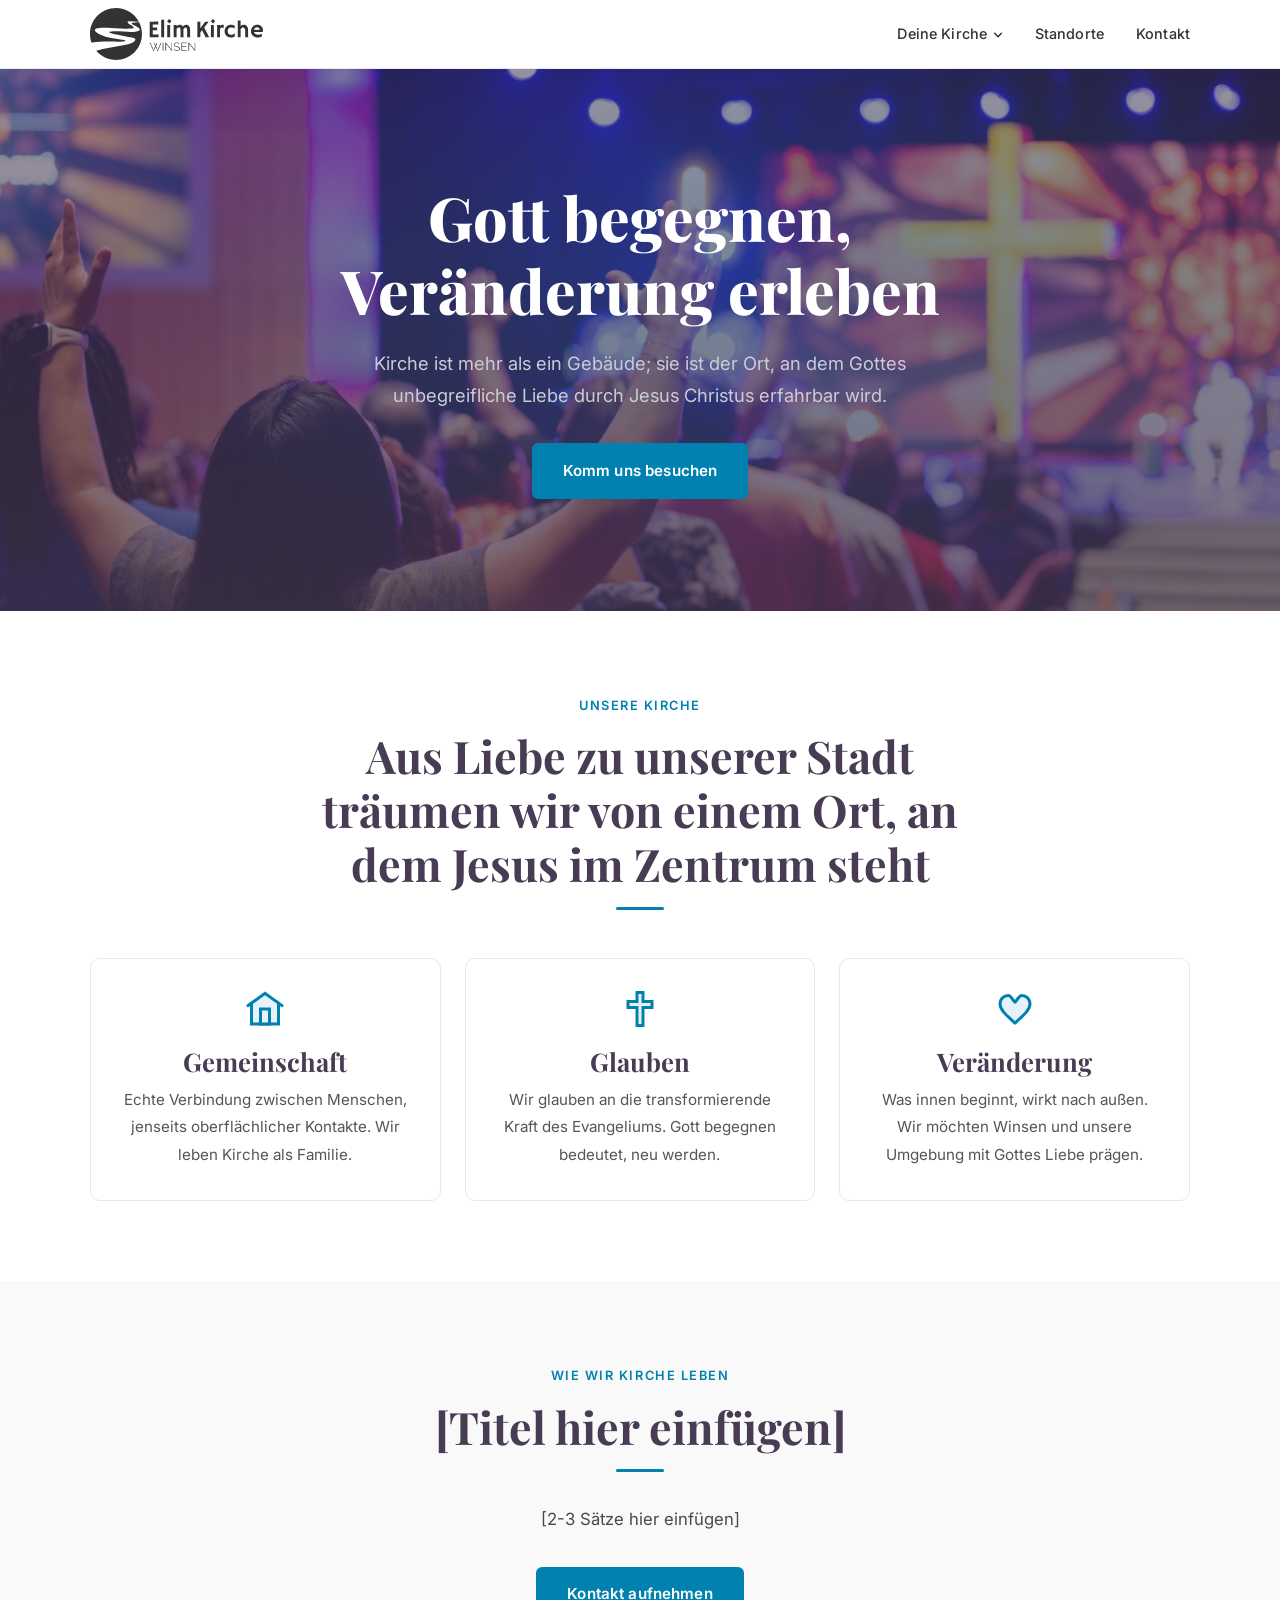
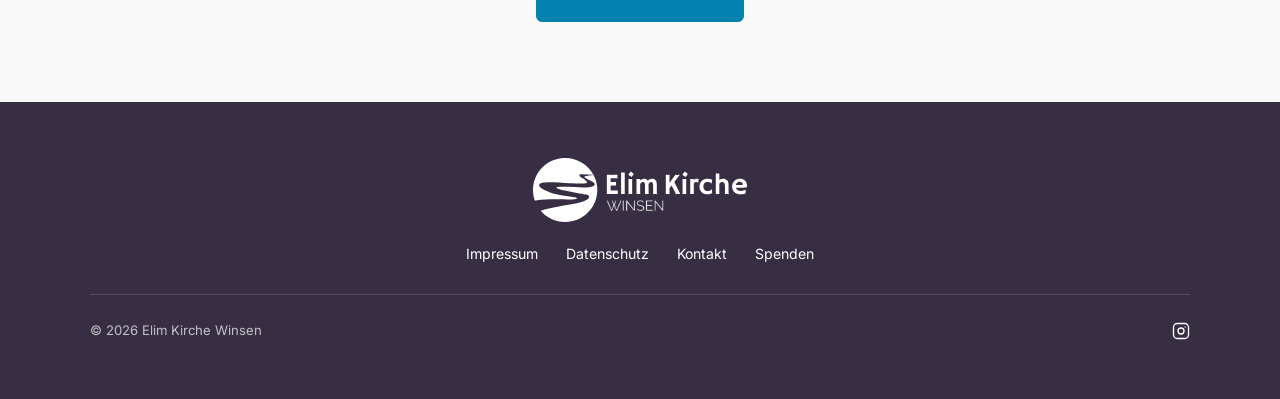
<file: index.html>
<!DOCTYPE html>
<html lang="de">
<head>
  <meta charset="UTF-8" />
  <meta name="viewport" content="width=device-width, initial-scale=1.0" />
  <link rel="icon" type="image/svg+xml" href="images/favicon.svg" />
  <title>Elim Kirche Winsen</title>
  <link rel="preconnect" href="https://fonts.googleapis.com" />
  <link rel="preconnect" href="https://fonts.gstatic.com" crossorigin />
  <link href="https://fonts.googleapis.com/css2?family=Playfair+Display:wght@700;800&family=Inter:wght@400;500;600&display=swap" rel="stylesheet" />
  <link rel="stylesheet" href="css/style.css" />
</head>
<body>

  <!-- NAVIGATION -->
  <nav class="nav">
    <div class="nav-inner">
      <a href="index.html" class="nav-logo"><img src="images/logo.svg" alt="Elim Kirche Winsen"></a>
      <button class="nav-toggle" id="navToggle" aria-label="Menü öffnen">
        <span></span><span></span><span></span>
      </button>
      <ul class="nav-links" id="navLinks">
        <li class="nav-dropdown">
          <a class="nav-dropdown-toggle">
            Deine Kirche
            <svg class="nav-dropdown-caret" viewBox="0 0 12 12" width="10" height="10" aria-hidden="true">
              <path d="M2 4l4 4 4-4" fill="none" stroke="currentColor" stroke-width="1.8" stroke-linecap="round" stroke-linejoin="round"/>
            </svg>
          </a>
          <ul class="nav-dropdown-menu">
            <li><a href="deine-kirche/vision.html">Vision</a></li>
            <li><a href="deine-kirche/gottesdienst.html">Gottesdienst</a></li>
            <li><a href="deine-kirche/veranstaltungen.html">Veranstaltungen</a></li>
          </ul>
        </li>
        <li><a href="standorte.html">Standorte</a></li>
        <li><a href="kontakt.html">Kontakt</a></li>
      </ul>
    </div>
  </nav>

  <!-- HERO -->
  <section class="hero">
    <div class="hero-inner">
      <h1>Gott begegnen,<br>Veränderung erleben</h1>
      <p>Kirche ist mehr als ein Gebäude; sie ist der Ort, an dem Gottes unbegreifliche Liebe durch Jesus Christus erfahrbar wird.</p>
      <a href="deine-kirche/gottesdienst.html" class="btn btn-primary">Komm uns besuchen</a>
    </div>
  </section>

  <!-- SECTION 1: Vision / 3 Pillars -->
  <section class="section">
    <div class="section-inner text-center">
      <span class="section-label">Unsere Kirche</span>
      <h2 class="section-title" style="max-width:720px; margin-left:auto; margin-right:auto;">
        Aus Liebe zu unserer Stadt träumen wir von einem Ort, an dem Jesus im Zentrum steht
      </h2>
      <div class="divider"></div>

      <div class="grid-3" style="margin-top:3rem;">

        <!-- Card: Gemeinschaft -->
        <a href="deine-kirche/veranstaltungen.html" class="card-link">
          <div class="card text-center">
            <div class="card-icon" style="margin:0 auto 1.2rem;">
              <svg viewBox="0 0 24 24" style="stroke-linejoin:miter; stroke-linecap:butt; overflow:visible;"><path d="M3 22V8L0 10.25L12 1.5L24 10.25L21 8V22Z"/><path d="M9 22V12H15V22Z"/></svg>
            </div>
            <h3>Gemeinschaft</h3>
            <p>Echte Verbindung zwischen Menschen, jenseits oberflächlicher Kontakte. Wir leben Kirche als Familie.</p>
          </div>
        </a>

        <!-- Card: Glauben -->
        <a href="deine-kirche/vision.html" class="card-link">
          <div class="card text-center">
            <div class="card-icon" style="margin:0 auto 1.2rem;">
              <svg viewBox="0 0 24 24" style="stroke-linejoin:miter;"><path d="M14 1h-4v6H4v4h6v12h4v-12h6V7h-6z"/></svg>
            </div>
            <h3>Glauben</h3>
            <p>Wir glauben an die transformierende Kraft des Evangeliums. Gott begegnen bedeutet, neu werden.</p>
          </div>
        </a>

        <!-- Card: Veränderung -->
        <a href="deine-kirche/gottesdienst.html" class="card-link">
          <div class="card text-center">
            <div class="card-icon" style="margin:0 auto 1.2rem;">
              <svg viewBox="0 0 24 24"><path d="M12 21.35l-1.45-1.32C5.4 15.36 2 12.28 2 8.5 2 5.42 4.42 3 7.5 3c1.74 0 3.41 3.46 4.5 4.5C13.09 6.46 14.76 3 16.5 3 19.58 3 22 5.42 22 8.5c0 3.78-3.4 6.86-8.55 11.54L12 21.35z"/></svg>
            </div>
            <h3>Veränderung</h3>
            <p>Was innen beginnt, wirkt nach außen. Wir möchten Winsen und unsere Umgebung mit Gottes Liebe prägen.</p>
          </div>
        </a>

      </div>
    </div>
  </section>

  <!-- SECTION 2: Dinnerpartys -->
  <section class="section section--gray">
    <div class="section-inner">
      <div style="max-width:700px; margin:0 auto; text-align:center;">
        <span class="section-label">Wie wir Kirche leben</span>
        <h2 class="section-title">[Titel hier einfügen]</h2>
        <div class="divider"></div>
        <p style="margin-bottom:2rem;">
          [2-3 Sätze hier einfügen]
        </p>
        <a href="kontakt.html" class="btn btn-primary">Kontakt aufnehmen</a>
      </div>
    </div>
  </section>

  <!-- FOOTER -->
  <footer class="footer">
    <div class="footer-inner">
      <div class="footer-brand">
        <div class="footer-logo"><img src="images/logo.svg" alt="Elim Kirche Winsen"></div>
      </div>
      <nav class="footer-links">
        <a href="impressum.html">Impressum</a>
        <a href="datenschutz.html">Datenschutz</a>
        <a href="kontakt.html">Kontakt</a>
        <a href="kontakt.html#spenden">Spenden</a>
      </nav>
      <div class="footer-bottom">
        <p class="footer-copy">&copy; 2026 Elim Kirche Winsen</p>
        <div class="footer-social">
          <a href="https://www.instagram.com/elim.winsen/" target="_blank" rel="noopener" aria-label="Instagram">
            <svg viewBox="0 0 24 24"><rect x="2" y="2" width="20" height="20" rx="5" ry="5"/><circle cx="12" cy="12" r="4"/><path d="M17.5 6.5h.01"/></svg>
          </a>
        </div>
      </div>
    </div>
  </footer>

  <script>
    const toggle = document.getElementById('navToggle');
    const links  = document.getElementById('navLinks');
    toggle.addEventListener('click', () => links.classList.toggle('is-open'));
  </script>

</body>
</html>
</file>
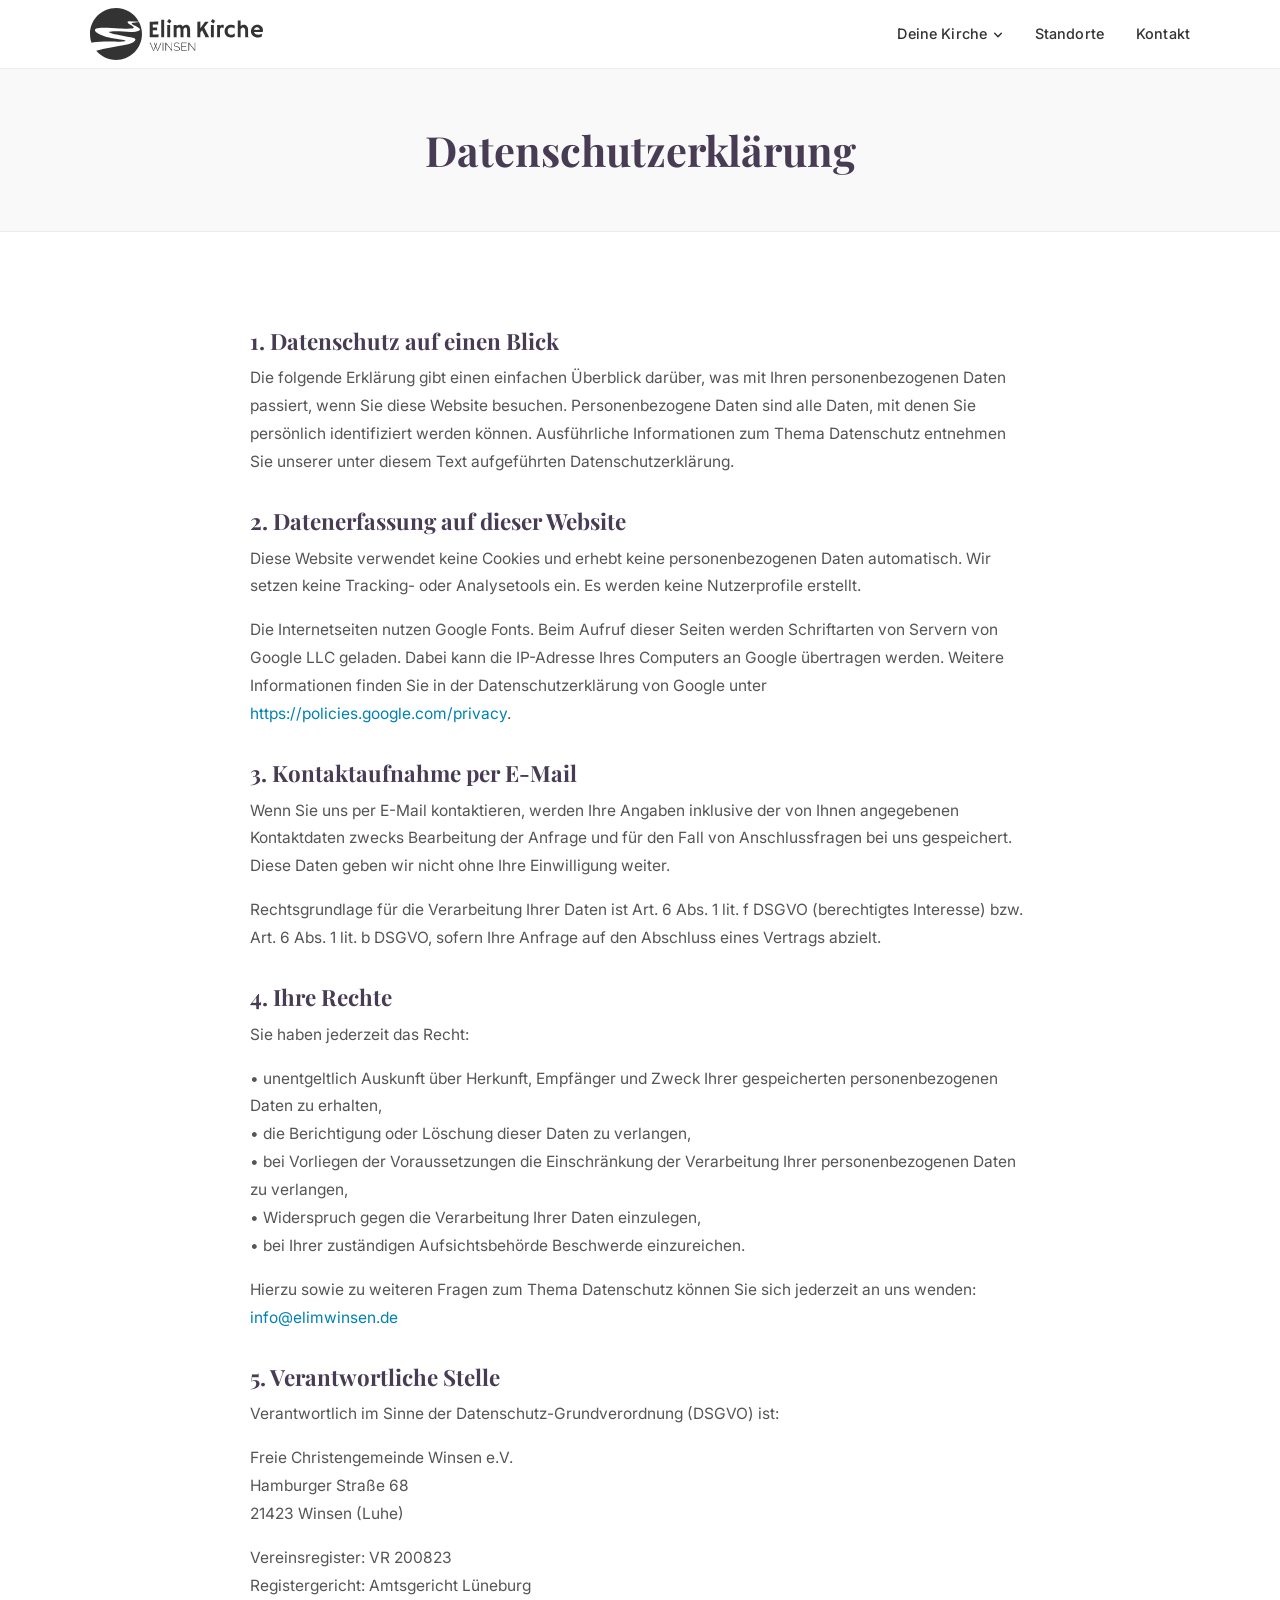
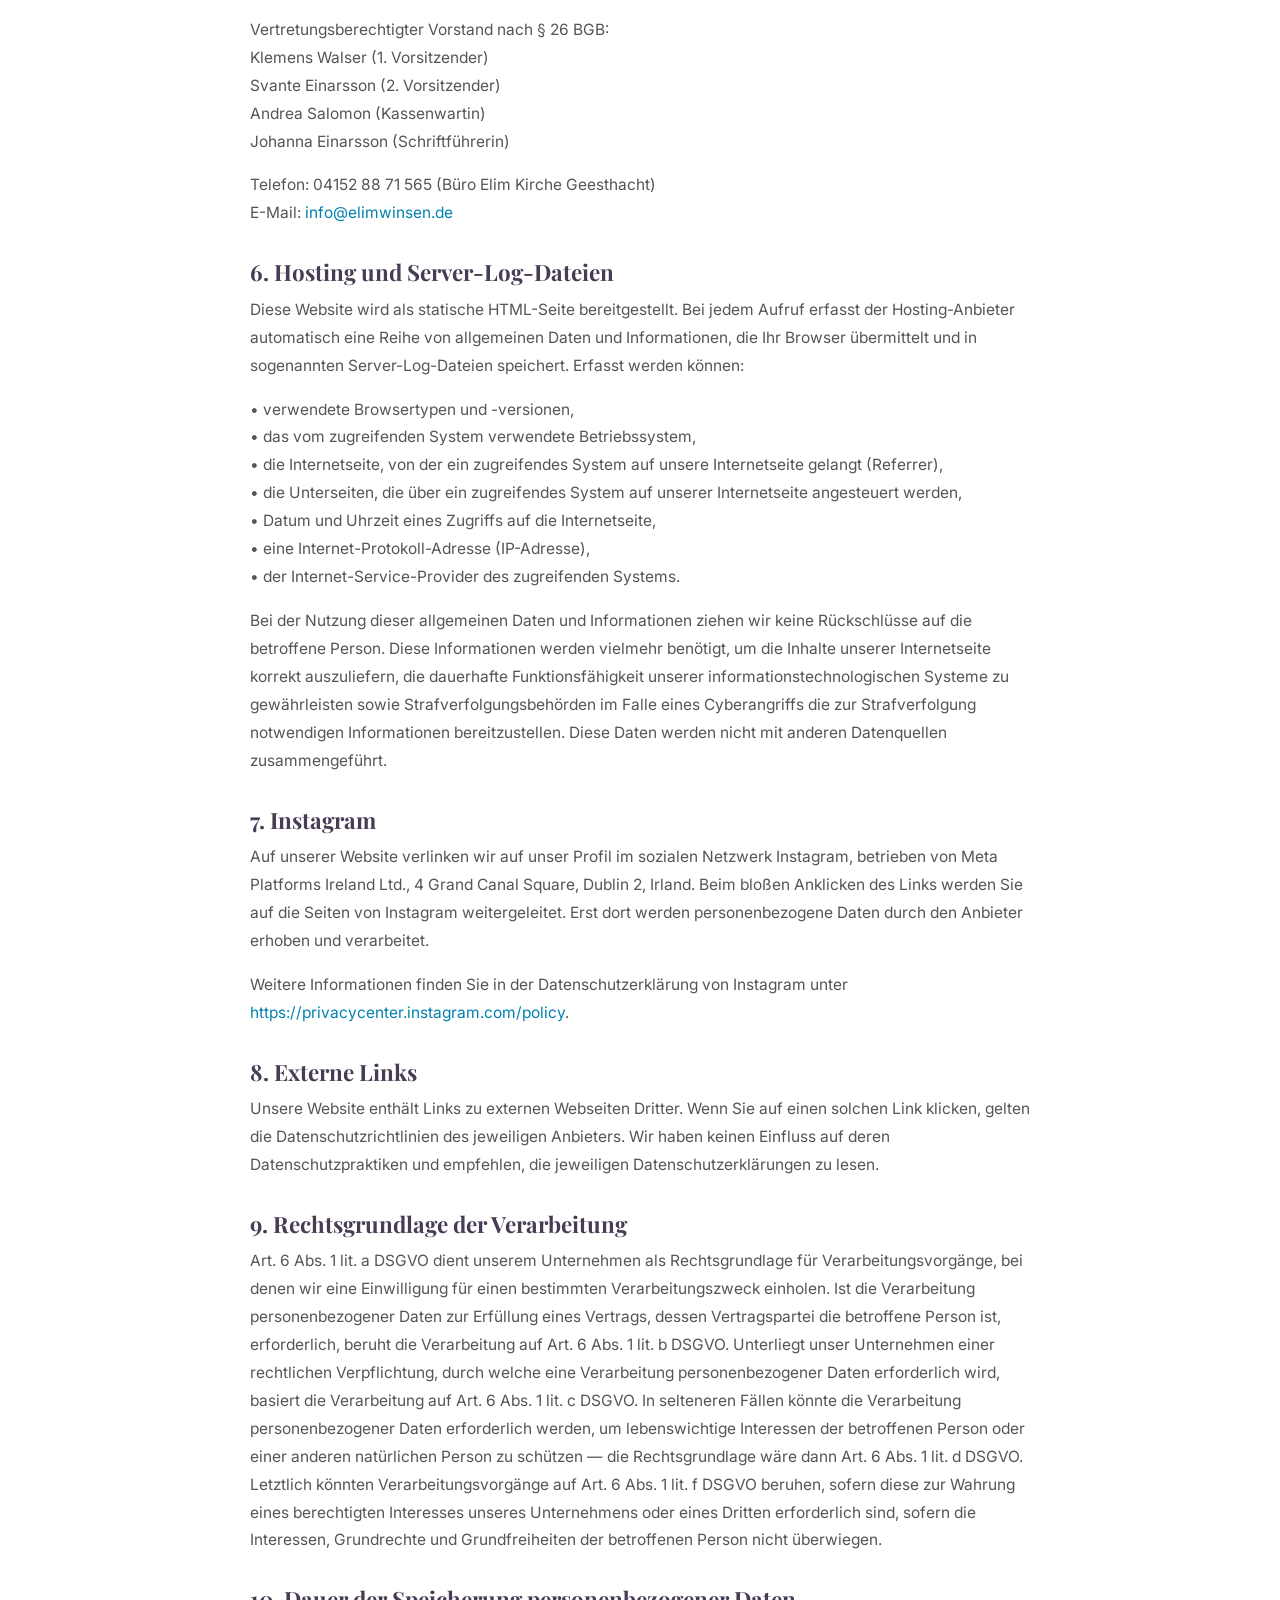
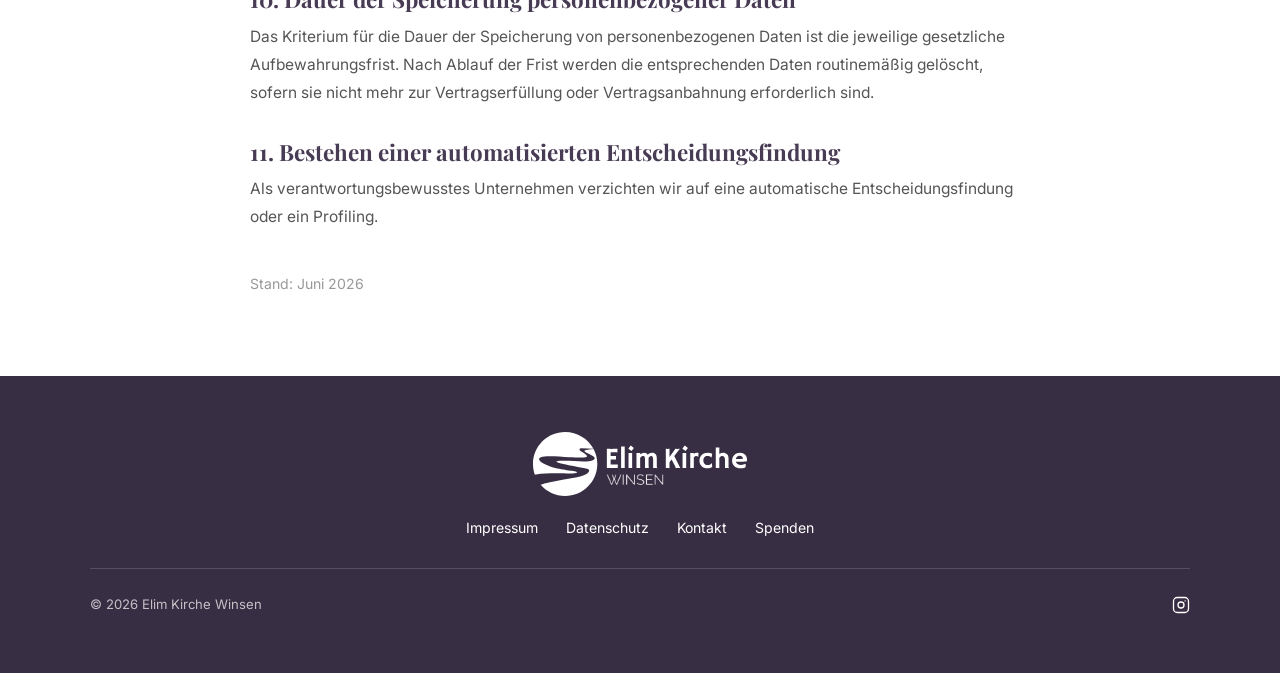
<file: datenschutz.html>
<!DOCTYPE html>
<html lang="de">
<head>
  <meta charset="UTF-8" />
  <meta name="viewport" content="width=device-width, initial-scale=1.0" />
  <link rel="icon" type="image/svg+xml" href="images/favicon.svg" />
  <title>Elim Kirche Winsen: Datenschutz</title>
  <link rel="preconnect" href="https://fonts.googleapis.com" />
  <link rel="preconnect" href="https://fonts.gstatic.com" crossorigin />
  <link href="https://fonts.googleapis.com/css2?family=Playfair+Display:wght@700;800&family=Inter:wght@400;500;600&display=swap" rel="stylesheet" />
  <link rel="stylesheet" href="css/style.css" />
</head>
<body>

  <!-- NAVIGATION -->
  <nav class="nav">
    <div class="nav-inner">
      <a href="index.html" class="nav-logo"><img src="images/logo.svg" alt="Elim Kirche Winsen"></a>
      <button class="nav-toggle" id="navToggle" aria-label="Menü öffnen">
        <span></span><span></span><span></span>
      </button>
      <ul class="nav-links" id="navLinks">
        <li class="nav-dropdown">
          <a class="nav-dropdown-toggle">
            Deine Kirche
            <svg class="nav-dropdown-caret" viewBox="0 0 12 12" width="10" height="10" aria-hidden="true">
              <path d="M2 4l4 4 4-4" fill="none" stroke="currentColor" stroke-width="1.8" stroke-linecap="round" stroke-linejoin="round"/>
            </svg>
          </a>
          <ul class="nav-dropdown-menu">
            <li><a href="deine-kirche/vision.html">Vision</a></li>
            <li><a href="deine-kirche/gottesdienst.html">Gottesdienst</a></li>
            <li><a href="deine-kirche/veranstaltungen.html">Veranstaltungen</a></li>
          </ul>
        </li>
        <li><a href="standorte.html">Standorte</a></li>
        <li><a href="kontakt.html">Kontakt</a></li>
      </ul>
    </div>
  </nav>

  <!-- PAGE HEADER -->
  <div class="page-header">
    <div class="container">
      <h1>Datenschutzerklärung</h1>
    </div>
  </div>

  <!-- CONTENT -->
  <div class="page-content">
    <div class="page-content-inner">

      <h2>1. Datenschutz auf einen Blick</h2>
      <p>
        Die folgende Erklärung gibt einen einfachen Überblick darüber, was mit Ihren personenbezogenen Daten passiert, wenn Sie diese Website besuchen. Personenbezogene Daten sind alle Daten, mit denen Sie persönlich identifiziert werden können. Ausführliche Informationen zum Thema Datenschutz entnehmen Sie unserer unter diesem Text aufgeführten Datenschutzerklärung.
      </p>

      <h2>2. Datenerfassung auf dieser Website</h2>
      <p>
        Diese Website verwendet keine Cookies und erhebt keine personenbezogenen Daten automatisch. Wir setzen keine Tracking- oder Analysetools ein. Es werden keine Nutzerprofile erstellt.
      </p>
      <p>
        Die Internetseiten nutzen Google Fonts. Beim Aufruf dieser Seiten werden Schriftarten von Servern von Google LLC geladen. Dabei kann die IP-Adresse Ihres Computers an Google übertragen werden. Weitere Informationen finden Sie in der Datenschutzerklärung von Google unter <a href="https://policies.google.com/privacy" target="_blank" rel="noopener">https://policies.google.com/privacy</a>.
      </p>

      <h2>3. Kontaktaufnahme per E-Mail</h2>
      <p>
        Wenn Sie uns per E-Mail kontaktieren, werden Ihre Angaben inklusive der von Ihnen angegebenen Kontaktdaten zwecks Bearbeitung der Anfrage und für den Fall von Anschlussfragen bei uns gespeichert. Diese Daten geben wir nicht ohne Ihre Einwilligung weiter.
      </p>
      <p>
        Rechtsgrundlage für die Verarbeitung Ihrer Daten ist Art. 6 Abs. 1 lit. f DSGVO (berechtigtes Interesse) bzw. Art. 6 Abs. 1 lit. b DSGVO, sofern Ihre Anfrage auf den Abschluss eines Vertrags abzielt.
      </p>

      <h2>4. Ihre Rechte</h2>
      <p>Sie haben jederzeit das Recht:</p>
      <p>
        &bull; unentgeltlich Auskunft über Herkunft, Empfänger und Zweck Ihrer gespeicherten personenbezogenen Daten zu erhalten,<br>
        &bull; die Berichtigung oder Löschung dieser Daten zu verlangen,<br>
        &bull; bei Vorliegen der Voraussetzungen die Einschränkung der Verarbeitung Ihrer personenbezogenen Daten zu verlangen,<br>
        &bull; Widerspruch gegen die Verarbeitung Ihrer Daten einzulegen,<br>
        &bull; bei Ihrer zuständigen Aufsichtsbehörde Beschwerde einzureichen.
      </p>
      <p>
        Hierzu sowie zu weiteren Fragen zum Thema Datenschutz können Sie sich jederzeit an uns wenden: <a href="mailto:info@elimwinsen.de">info@elimwinsen.de</a>
      </p>

      <h2>5. Verantwortliche Stelle</h2>
      <p>
        Verantwortlich im Sinne der Datenschutz-Grundverordnung (DSGVO) ist:
      </p>
      <p>
        Freie Christengemeinde Winsen e.V.<br>
        Hamburger Straße 68<br>
        21423 Winsen (Luhe)
      </p>
      <p>
        Vereinsregister: VR 200823<br>
        Registergericht: Amtsgericht Lüneburg
      </p>
      <p>
        Vertretungsberechtigter Vorstand nach § 26 BGB:<br>
        Klemens Walser (1. Vorsitzender)<br>
        Svante Einarsson (2. Vorsitzender)<br>
        Andrea Salomon (Kassenwartin)<br>
        Johanna Einarsson (Schriftführerin)
      </p>
      <p>
        Telefon: 04152 88 71 565 (Büro Elim Kirche Geesthacht)<br>
        E-Mail: <a href="mailto:info@elimwinsen.de">info@elimwinsen.de</a>
      </p>

      <h2>6. Hosting und Server-Log-Dateien</h2>
      <p>
        Diese Website wird als statische HTML-Seite bereitgestellt. Bei jedem Aufruf erfasst der Hosting-Anbieter automatisch eine Reihe von allgemeinen Daten und Informationen, die Ihr Browser übermittelt und in sogenannten Server-Log-Dateien speichert. Erfasst werden können:
      </p>
      <p>
        &bull; verwendete Browsertypen und -versionen,<br>
        &bull; das vom zugreifenden System verwendete Betriebssystem,<br>
        &bull; die Internetseite, von der ein zugreifendes System auf unsere Internetseite gelangt (Referrer),<br>
        &bull; die Unterseiten, die über ein zugreifendes System auf unserer Internetseite angesteuert werden,<br>
        &bull; Datum und Uhrzeit eines Zugriffs auf die Internetseite,<br>
        &bull; eine Internet-Protokoll-Adresse (IP-Adresse),<br>
        &bull; der Internet-Service-Provider des zugreifenden Systems.
      </p>
      <p>
        Bei der Nutzung dieser allgemeinen Daten und Informationen ziehen wir keine Rückschlüsse auf die betroffene Person. Diese Informationen werden vielmehr benötigt, um die Inhalte unserer Internetseite korrekt auszuliefern, die dauerhafte Funktionsfähigkeit unserer informationstechnologischen Systeme zu gewährleisten sowie Strafverfolgungsbehörden im Falle eines Cyberangriffs die zur Strafverfolgung notwendigen Informationen bereitzustellen. Diese Daten werden nicht mit anderen Datenquellen zusammengeführt.
      </p>

      <h2>7. Instagram</h2>
      <p>
        Auf unserer Website verlinken wir auf unser Profil im sozialen Netzwerk Instagram, betrieben von Meta Platforms Ireland Ltd., 4 Grand Canal Square, Dublin 2, Irland. Beim bloßen Anklicken des Links werden Sie auf die Seiten von Instagram weitergeleitet. Erst dort werden personenbezogene Daten durch den Anbieter erhoben und verarbeitet.
      </p>
      <p>
        Weitere Informationen finden Sie in der Datenschutzerklärung von Instagram unter <a href="https://privacycenter.instagram.com/policy" target="_blank" rel="noopener">https://privacycenter.instagram.com/policy</a>.
      </p>

      <h2>8. Externe Links</h2>
      <p>
        Unsere Website enthält Links zu externen Webseiten Dritter. Wenn Sie auf einen solchen Link klicken, gelten die Datenschutzrichtlinien des jeweiligen Anbieters. Wir haben keinen Einfluss auf deren Datenschutzpraktiken und empfehlen, die jeweiligen Datenschutzerklärungen zu lesen.
      </p>

      <h2>9. Rechtsgrundlage der Verarbeitung</h2>
      <p>
        Art. 6 Abs. 1 lit. a DSGVO dient unserem Unternehmen als Rechtsgrundlage für Verarbeitungsvorgänge, bei denen wir eine Einwilligung für einen bestimmten Verarbeitungszweck einholen. Ist die Verarbeitung personenbezogener Daten zur Erfüllung eines Vertrags, dessen Vertragspartei die betroffene Person ist, erforderlich, beruht die Verarbeitung auf Art. 6 Abs. 1 lit. b DSGVO. Unterliegt unser Unternehmen einer rechtlichen Verpflichtung, durch welche eine Verarbeitung personenbezogener Daten erforderlich wird, basiert die Verarbeitung auf Art. 6 Abs. 1 lit. c DSGVO. In selteneren Fällen könnte die Verarbeitung personenbezogener Daten erforderlich werden, um lebenswichtige Interessen der betroffenen Person oder einer anderen natürlichen Person zu schützen — die Rechtsgrundlage wäre dann Art. 6 Abs. 1 lit. d DSGVO. Letztlich könnten Verarbeitungsvorgänge auf Art. 6 Abs. 1 lit. f DSGVO beruhen, sofern diese zur Wahrung eines berechtigten Interesses unseres Unternehmens oder eines Dritten erforderlich sind, sofern die Interessen, Grundrechte und Grundfreiheiten der betroffenen Person nicht überwiegen.
      </p>

      <h2>10. Dauer der Speicherung personenbezogener Daten</h2>
      <p>
        Das Kriterium für die Dauer der Speicherung von personenbezogenen Daten ist die jeweilige gesetzliche Aufbewahrungsfrist. Nach Ablauf der Frist werden die entsprechenden Daten routinemäßig gelöscht, sofern sie nicht mehr zur Vertragserfüllung oder Vertragsanbahnung erforderlich sind.
      </p>

      <h2>11. Bestehen einer automatisierten Entscheidungsfindung</h2>
      <p>
        Als verantwortungsbewusstes Unternehmen verzichten wir auf eine automatische Entscheidungsfindung oder ein Profiling.
      </p>

      <p style="margin-top:2.5rem; font-size:0.88rem; color:#999;">
        Stand: Juni 2026
      </p>

    </div>
  </div>

  <!-- FOOTER -->
  <footer class="footer">
    <div class="footer-inner">
      <div class="footer-brand">
        <div class="footer-logo"><img src="images/logo.svg" alt="Elim Kirche Winsen"></div>
      </div>
      <nav class="footer-links">
        <a href="impressum.html">Impressum</a>
        <a href="datenschutz.html">Datenschutz</a>
        <a href="kontakt.html">Kontakt</a>
        <a href="kontakt.html#spenden">Spenden</a>
      </nav>
      <div class="footer-bottom">
        <p class="footer-copy">&copy; 2026 Elim Kirche Winsen</p>
        <div class="footer-social">
          <a href="https://www.instagram.com/elim.winsen/" target="_blank" rel="noopener" aria-label="Instagram">
            <svg viewBox="0 0 24 24"><rect x="2" y="2" width="20" height="20" rx="5" ry="5"/><circle cx="12" cy="12" r="4"/><path d="M17.5 6.5h.01"/></svg>
          </a>
        </div>
      </div>
    </div>
  </footer>

  <script>
    const toggle = document.getElementById('navToggle');
    const links  = document.getElementById('navLinks');
    toggle.addEventListener('click', () => links.classList.toggle('is-open'));
  </script>

</body>
</html>
</file>
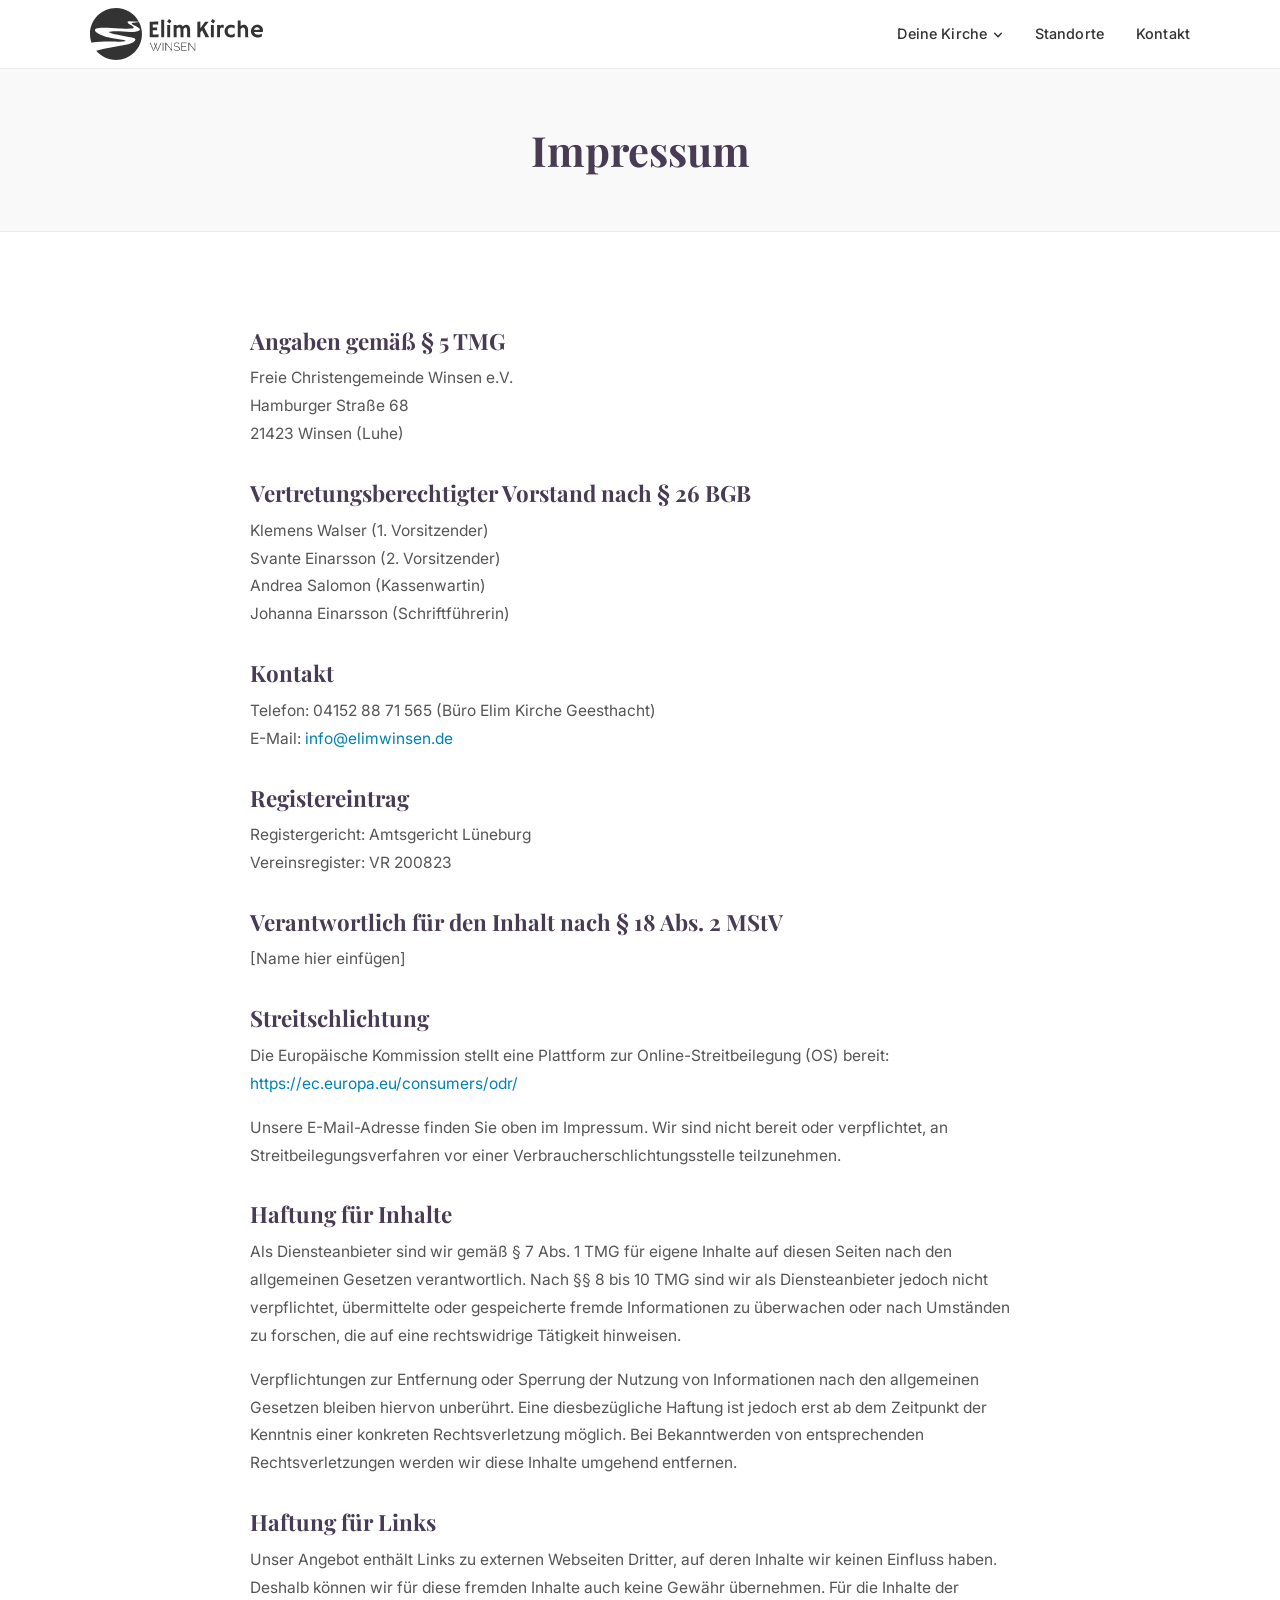
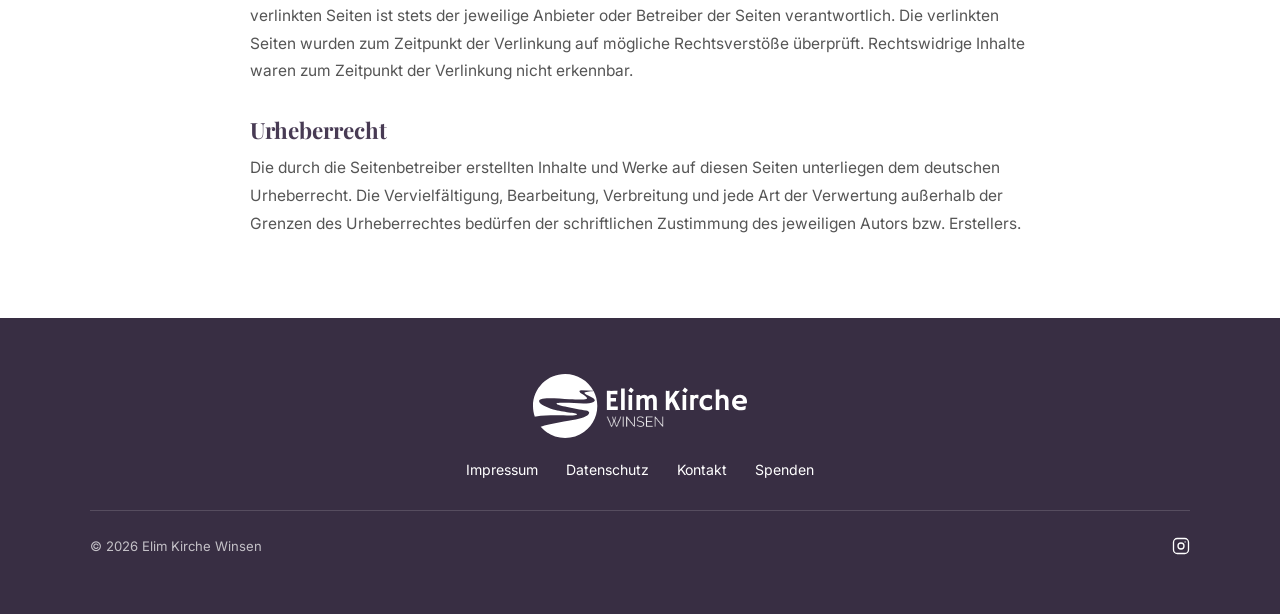
<file: impressum.html>
<!DOCTYPE html>
<html lang="de">
<head>
  <meta charset="UTF-8" />
  <meta name="viewport" content="width=device-width, initial-scale=1.0" />
  <link rel="icon" type="image/svg+xml" href="images/favicon.svg" />
  <title>Elim Kirche Winsen: Impressum</title>
  <link rel="preconnect" href="https://fonts.googleapis.com" />
  <link rel="preconnect" href="https://fonts.gstatic.com" crossorigin />
  <link href="https://fonts.googleapis.com/css2?family=Playfair+Display:wght@700;800&family=Inter:wght@400;500;600&display=swap" rel="stylesheet" />
  <link rel="stylesheet" href="css/style.css" />
</head>
<body>

  <!-- NAVIGATION -->
  <nav class="nav">
    <div class="nav-inner">
      <a href="index.html" class="nav-logo"><img src="images/logo.svg" alt="Elim Kirche Winsen"></a>
      <button class="nav-toggle" id="navToggle" aria-label="Menü öffnen">
        <span></span><span></span><span></span>
      </button>
      <ul class="nav-links" id="navLinks">
        <li class="nav-dropdown">
          <a class="nav-dropdown-toggle">
            Deine Kirche
            <svg class="nav-dropdown-caret" viewBox="0 0 12 12" width="10" height="10" aria-hidden="true">
              <path d="M2 4l4 4 4-4" fill="none" stroke="currentColor" stroke-width="1.8" stroke-linecap="round" stroke-linejoin="round"/>
            </svg>
          </a>
          <ul class="nav-dropdown-menu">
            <li><a href="deine-kirche/vision.html">Vision</a></li>
            <li><a href="deine-kirche/gottesdienst.html">Gottesdienst</a></li>
            <li><a href="deine-kirche/veranstaltungen.html">Veranstaltungen</a></li>
          </ul>
        </li>
        <li><a href="standorte.html">Standorte</a></li>
        <li><a href="kontakt.html">Kontakt</a></li>
      </ul>
    </div>
  </nav>

  <!-- PAGE HEADER -->
  <div class="page-header">
    <div class="container">
      <h1>Impressum</h1>
    </div>
  </div>

  <!-- CONTENT -->
  <div class="page-content">
    <div class="page-content-inner">

      <h2>Angaben gemäß § 5 TMG</h2>
      <p>
        Freie Christengemeinde Winsen e.V.<br>
        Hamburger Straße 68<br>
        21423 Winsen (Luhe)
      </p>

      <h2>Vertretungsberechtigter Vorstand nach § 26 BGB</h2>
      <p>
        Klemens Walser (1. Vorsitzender)<br>
        Svante Einarsson (2. Vorsitzender)<br>
        Andrea Salomon (Kassenwartin)<br>
        Johanna Einarsson (Schriftführerin)
      </p>

      <h2>Kontakt</h2>
      <p>
        Telefon: 04152 88 71 565 (Büro Elim Kirche Geesthacht)<br>
        E-Mail: <a href="mailto:info@elimwinsen.de">info@elimwinsen.de</a>
      </p>

      <h2>Registereintrag</h2>
      <p>
        Registergericht: Amtsgericht Lüneburg<br>
        Vereinsregister: VR 200823
      </p>

      <h2>Verantwortlich für den Inhalt nach § 18 Abs. 2 MStV</h2>
      <p>
        [Name hier einfügen]
      </p>

      <h2>Streitschlichtung</h2>
      <p>
        Die Europäische Kommission stellt eine Plattform zur Online-Streitbeilegung (OS) bereit:
        <a href="https://ec.europa.eu/consumers/odr/" target="_blank" rel="noopener">https://ec.europa.eu/consumers/odr/</a>
      </p>
      <p>
        Unsere E-Mail-Adresse finden Sie oben im Impressum.
        Wir sind nicht bereit oder verpflichtet, an Streitbeilegungsverfahren vor einer Verbraucherschlichtungsstelle teilzunehmen.
      </p>

      <h2>Haftung für Inhalte</h2>
      <p>
        Als Diensteanbieter sind wir gemäß § 7 Abs. 1 TMG für eigene Inhalte auf diesen Seiten nach den allgemeinen Gesetzen verantwortlich. Nach §§ 8 bis 10 TMG sind wir als Diensteanbieter jedoch nicht verpflichtet, übermittelte oder gespeicherte fremde Informationen zu überwachen oder nach Umständen zu forschen, die auf eine rechtswidrige Tätigkeit hinweisen.
      </p>
      <p>
        Verpflichtungen zur Entfernung oder Sperrung der Nutzung von Informationen nach den allgemeinen Gesetzen bleiben hiervon unberührt. Eine diesbezügliche Haftung ist jedoch erst ab dem Zeitpunkt der Kenntnis einer konkreten Rechtsverletzung möglich. Bei Bekanntwerden von entsprechenden Rechtsverletzungen werden wir diese Inhalte umgehend entfernen.
      </p>

      <h2>Haftung für Links</h2>
      <p>
        Unser Angebot enthält Links zu externen Webseiten Dritter, auf deren Inhalte wir keinen Einfluss haben. Deshalb können wir für diese fremden Inhalte auch keine Gewähr übernehmen. Für die Inhalte der verlinkten Seiten ist stets der jeweilige Anbieter oder Betreiber der Seiten verantwortlich. Die verlinkten Seiten wurden zum Zeitpunkt der Verlinkung auf mögliche Rechtsverstöße überprüft. Rechtswidrige Inhalte waren zum Zeitpunkt der Verlinkung nicht erkennbar.
      </p>

      <h2>Urheberrecht</h2>
      <p>
        Die durch die Seitenbetreiber erstellten Inhalte und Werke auf diesen Seiten unterliegen dem deutschen Urheberrecht. Die Vervielfältigung, Bearbeitung, Verbreitung und jede Art der Verwertung außerhalb der Grenzen des Urheberrechtes bedürfen der schriftlichen Zustimmung des jeweiligen Autors bzw. Erstellers.
      </p>

    </div>
  </div>

  <!-- FOOTER -->
  <footer class="footer">
    <div class="footer-inner">
      <div class="footer-brand">
        <div class="footer-logo"><img src="images/logo.svg" alt="Elim Kirche Winsen"></div>
      </div>
      <nav class="footer-links">
        <a href="impressum.html">Impressum</a>
        <a href="datenschutz.html">Datenschutz</a>
        <a href="kontakt.html">Kontakt</a>
        <a href="kontakt.html#spenden">Spenden</a>
      </nav>
      <div class="footer-bottom">
        <p class="footer-copy">&copy; 2026 Elim Kirche Winsen</p>
        <div class="footer-social">
          <a href="https://www.instagram.com/elim.winsen/" target="_blank" rel="noopener" aria-label="Instagram">
            <svg viewBox="0 0 24 24"><rect x="2" y="2" width="20" height="20" rx="5" ry="5"/><circle cx="12" cy="12" r="4"/><path d="M17.5 6.5h.01"/></svg>
          </a>
        </div>
      </div>
    </div>
  </footer>

  <script>
    const toggle = document.getElementById('navToggle');
    const links  = document.getElementById('navLinks');
    toggle.addEventListener('click', () => links.classList.toggle('is-open'));
  </script>

</body>
</html>
</file>
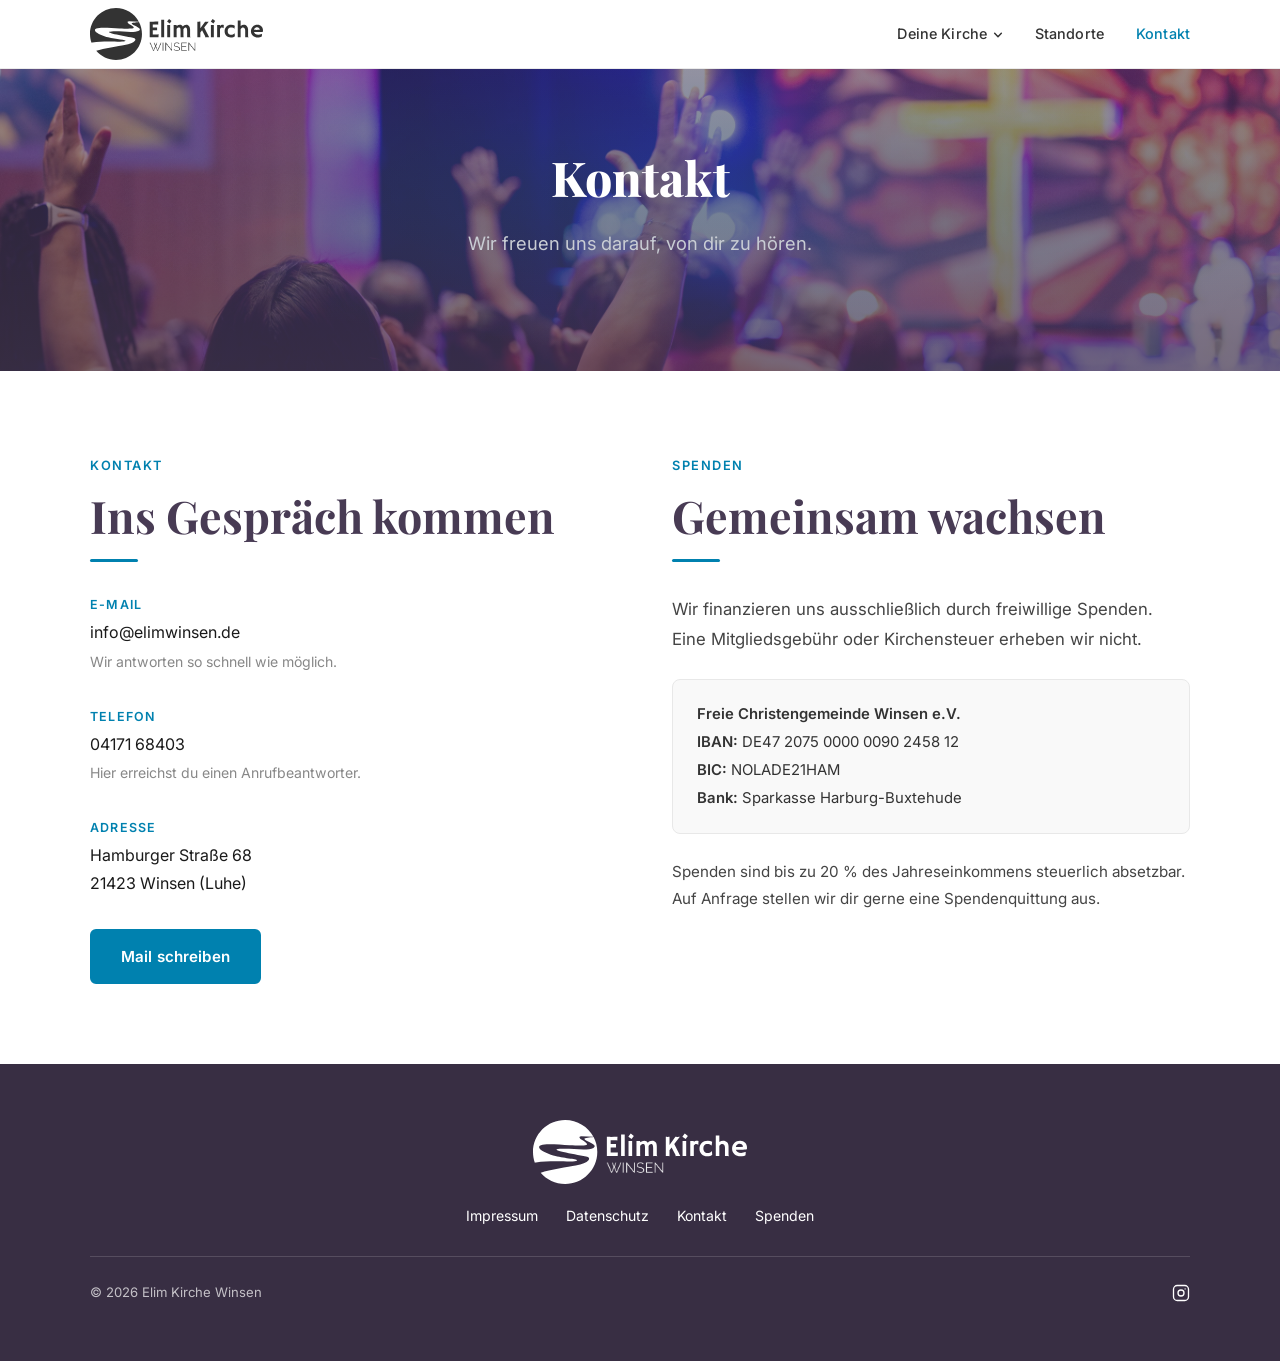
<file: kontakt.html>
<!DOCTYPE html>
<html lang="de">
<head>
  <meta charset="UTF-8" />
  <meta name="viewport" content="width=device-width, initial-scale=1.0" />
  <link rel="icon" type="image/svg+xml" href="images/favicon.svg" />
  <title>Elim Kirche Winsen: Kontakt</title>
  <link rel="preconnect" href="https://fonts.googleapis.com" />
  <link rel="preconnect" href="https://fonts.gstatic.com" crossorigin />
  <link href="https://fonts.googleapis.com/css2?family=Playfair+Display:wght@700;800&family=Inter:wght@400;500;600&display=swap" rel="stylesheet" />
  <link rel="stylesheet" href="css/style.css" />
</head>
<body>

  <!-- NAVIGATION -->
  <nav class="nav">
    <div class="nav-inner">
      <a href="index.html" class="nav-logo"><img src="images/logo.svg" alt="Elim Kirche Winsen"></a>
      <button class="nav-toggle" id="navToggle" aria-label="Menü öffnen">
        <span></span><span></span><span></span>
      </button>
      <ul class="nav-links" id="navLinks">
        <li class="nav-dropdown">
          <a class="nav-dropdown-toggle">
            Deine Kirche
            <svg class="nav-dropdown-caret" viewBox="0 0 12 12" width="10" height="10" aria-hidden="true">
              <path d="M2 4l4 4 4-4" fill="none" stroke="currentColor" stroke-width="1.8" stroke-linecap="round" stroke-linejoin="round"/>
            </svg>
          </a>
          <ul class="nav-dropdown-menu">
            <li><a href="deine-kirche/vision.html">Vision</a></li>
            <li><a href="deine-kirche/gottesdienst.html">Gottesdienst</a></li>
            <li><a href="deine-kirche/veranstaltungen.html">Veranstaltungen</a></li>
          </ul>
        </li>
        <li><a href="standorte.html">Standorte</a></li>
        <li><a href="kontakt.html" class="active">Kontakt</a></li>
      </ul>
    </div>
  </nav>

  <!-- HERO -->
  <section class="hero hero--page">
    <div class="hero-inner">
      <h1>Kontakt</h1>
      <p>Wir freuen uns darauf, von dir zu hören.</p>
    </div>
  </section>

  <!-- MAIN CONTACT + DONATIONS -->
  <section class="section">
    <div class="section-inner">
      <div class="two-col">

        <!-- LEFT: Kontakt -->
        <div>
          <span class="section-label">Kontakt</span>
          <h2 class="section-title">Ins Gespräch kommen</h2>
          <div class="divider divider--left"></div>

          <div class="info-block">
            <div class="info-label">E-Mail</div>
            <div class="info-value">
              info@elimwinsen.de
            </div>
            <div class="info-sub">Wir antworten so schnell wie möglich.</div>
          </div>

          <div class="info-block">
            <div class="info-label">Telefon</div>
            <div class="info-value">
              04171 68403
            </div>
            <div class="info-sub">Hier erreichst du einen Anrufbeantworter.</div>
          </div>

          <div class="info-block">
            <div class="info-label">Adresse</div>
            <div class="info-value">
              Hamburger Straße 68<br>
              21423 Winsen (Luhe)
            </div>
          </div>

          <a href="mailto:info@elimwinsen.de" class="btn btn-primary">Mail schreiben</a>
        </div>

        <!-- RIGHT: Spenden -->
        <div id="spenden">
          <span class="section-label">Spenden</span>
          <h2 class="section-title">Gemeinsam wachsen</h2>
          <div class="divider divider--left"></div>

          <p style="margin-bottom:1.5rem; color:#444;">
            Wir finanzieren uns ausschließlich durch freiwillige Spenden. Eine Mitgliedsgebühr oder Kirchensteuer erheben wir nicht.
          </p>

          <div class="bank-detail">
            <strong>Freie Christengemeinde Winsen e.V.</strong><br>
            <strong>IBAN:</strong> DE47 2075 0000 0090 2458 12<br>
            <strong>BIC:</strong> NOLADE21HAM<br>
            <strong>Bank:</strong> Sparkasse Harburg-Buxtehude
          </div>

          <p style="margin-top:1.5rem; color:#444; font-size:0.95rem;">
            Spenden sind bis zu 20 % des Jahreseinkommens steuerlich absetzbar. Auf Anfrage stellen wir dir gerne eine Spendenquittung aus.
          </p>

        </div>

      </div>
    </div>
  </section>

  <!-- FOOTER -->
  <footer class="footer">
    <div class="footer-inner">
      <div class="footer-brand">
        <div class="footer-logo"><img src="images/logo.svg" alt="Elim Kirche Winsen"></div>
      </div>
      <nav class="footer-links">
        <a href="impressum.html">Impressum</a>
        <a href="datenschutz.html">Datenschutz</a>
        <a href="kontakt.html">Kontakt</a>
        <a href="kontakt.html#spenden">Spenden</a>
      </nav>
      <div class="footer-bottom">
        <p class="footer-copy">&copy; 2026 Elim Kirche Winsen</p>
        <div class="footer-social">
          <a href="https://www.instagram.com/elim.winsen/" target="_blank" rel="noopener" aria-label="Instagram">
            <svg viewBox="0 0 24 24"><rect x="2" y="2" width="20" height="20" rx="5" ry="5"/><circle cx="12" cy="12" r="4"/><path d="M17.5 6.5h.01"/></svg>
          </a>
        </div>
      </div>
    </div>
  </footer>

  <script>
    const toggle = document.getElementById('navToggle');
    const links  = document.getElementById('navLinks');
    toggle.addEventListener('click', () => links.classList.toggle('is-open'));
  </script>

</body>
</html>
</file>
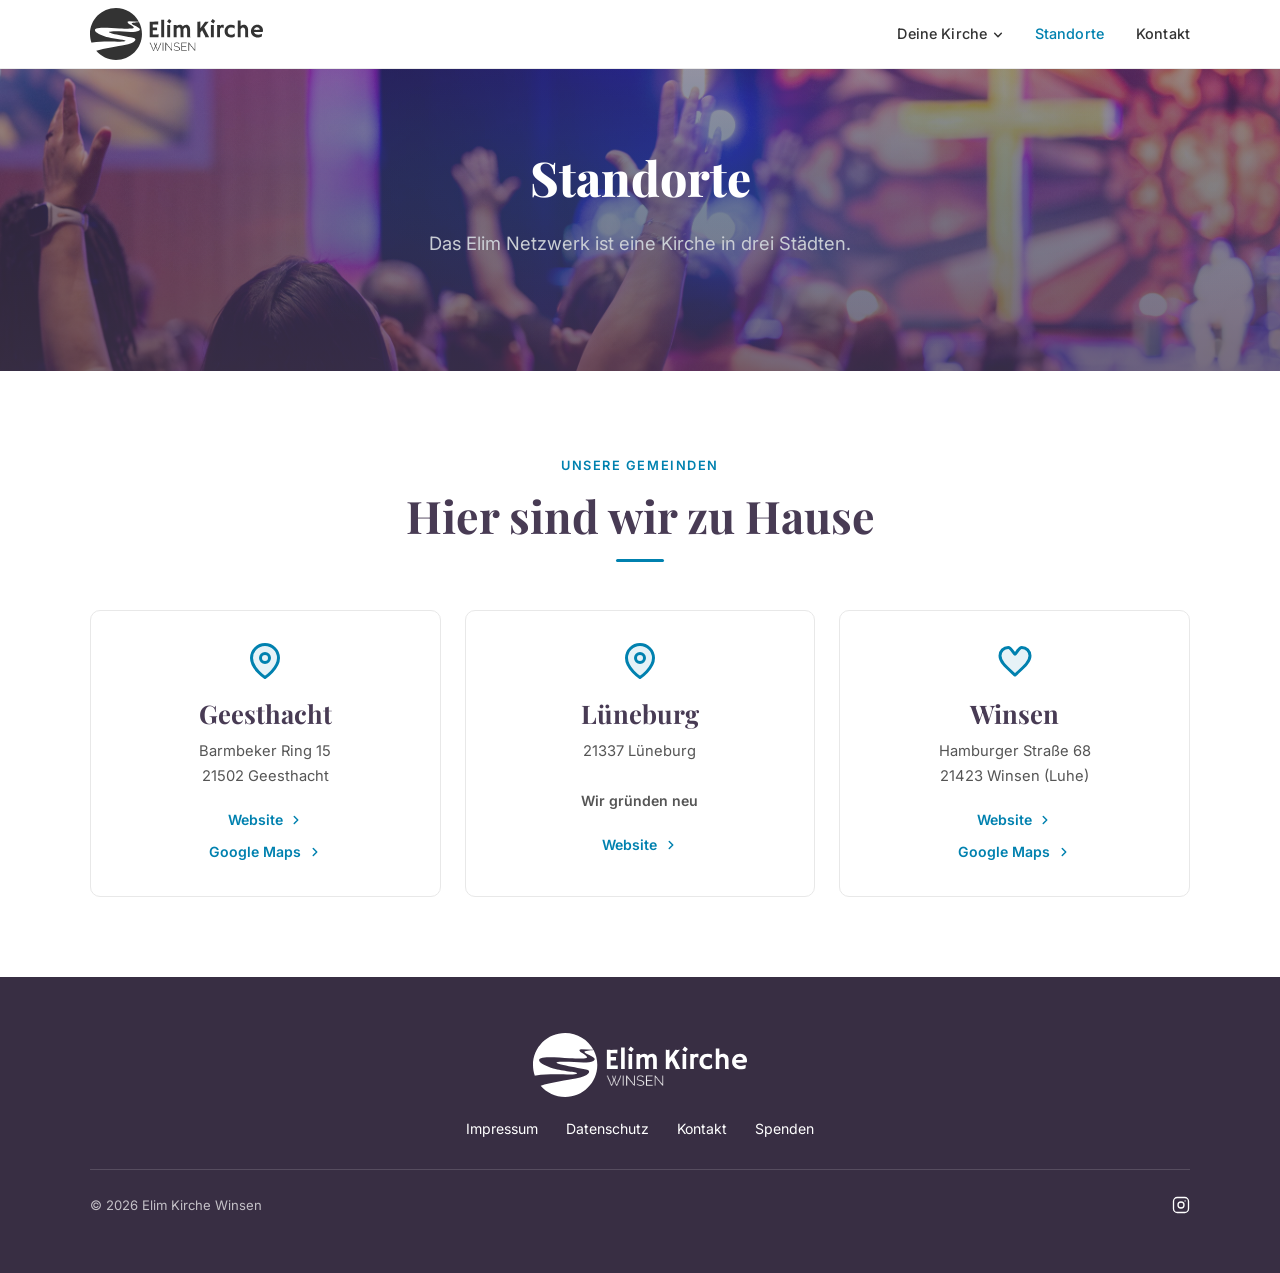
<file: standorte.html>
<!DOCTYPE html>
<html lang="de">
<head>
  <meta charset="UTF-8" />
  <meta name="viewport" content="width=device-width, initial-scale=1.0" />
  <link rel="icon" type="image/svg+xml" href="images/favicon.svg" />
  <title>Elim Kirche Winsen: Standorte</title>
  <link rel="preconnect" href="https://fonts.googleapis.com" />
  <link rel="preconnect" href="https://fonts.gstatic.com" crossorigin />
  <link href="https://fonts.googleapis.com/css2?family=Playfair+Display:wght@700;800&family=Inter:wght@400;500;600&display=swap" rel="stylesheet" />
  <link rel="stylesheet" href="css/style.css" />
</head>
<body>

  <!-- NAVIGATION -->
  <nav class="nav">
    <div class="nav-inner">
      <a href="index.html" class="nav-logo"><img src="images/logo.svg" alt="Elim Kirche Winsen"></a>
      <button class="nav-toggle" id="navToggle" aria-label="Menü öffnen">
        <span></span><span></span><span></span>
      </button>
      <ul class="nav-links" id="navLinks">
        <li class="nav-dropdown">
          <a class="nav-dropdown-toggle">
            Deine Kirche
            <svg class="nav-dropdown-caret" viewBox="0 0 12 12" width="10" height="10" aria-hidden="true">
              <path d="M2 4l4 4 4-4" fill="none" stroke="currentColor" stroke-width="1.8" stroke-linecap="round" stroke-linejoin="round"/>
            </svg>
          </a>
          <ul class="nav-dropdown-menu">
            <li><a href="deine-kirche/vision.html">Vision</a></li>
            <li><a href="deine-kirche/gottesdienst.html">Gottesdienst</a></li>
            <li><a href="deine-kirche/veranstaltungen.html">Veranstaltungen</a></li>
          </ul>
        </li>
        <li><a href="standorte.html" class="active">Standorte</a></li>
        <li><a href="kontakt.html">Kontakt</a></li>
      </ul>
    </div>
  </nav>

  <!-- HERO -->
  <section class="hero hero--page">
    <div class="hero-inner">
      <h1>Standorte</h1>
      <p>Das Elim Netzwerk ist eine Kirche in drei Städten.</p>
    </div>
  </section>

  <!-- LOCATIONS GRID -->
  <section class="section">
    <div class="section-inner">
      <div class="text-center" style="margin-bottom:3rem;">
        <span class="section-label">Unsere Gemeinden</span>
        <h2 class="section-title">Hier sind wir zu Hause</h2>
        <div class="divider"></div>
      </div>

      <div class="grid-3">

        <!-- Geesthacht -->
        <div class="card text-center">
          <div class="card-icon" style="margin-bottom:1.2rem;">
            <svg viewBox="0 0 24 24"><path d="M21 10c0 7-9 13-9 13s-9-6-9-13a9 9 0 0 1 18 0z"/><circle cx="12" cy="10" r="3"/></svg>
          </div>
          <h3>Geesthacht</h3>
          <p style="font-size:0.92rem; line-height:1.7; margin-top:0.5rem;">
            Barmbeker Ring 15<br>
            21502 Geesthacht
          </p>
          <div class="card-links">
            <a href="https://www.elimgeesthacht.de/" target="_blank" rel="noopener" class="card-arrow">
              Website
              <svg viewBox="0 0 24 24"><polyline points="9 18 15 12 9 6"/></svg>
            </a>
            <a href="https://maps.app.goo.gl/AS3DGWf8t1wpV3SU9" target="_blank" rel="noopener" class="card-arrow">
              Google Maps
              <svg viewBox="0 0 24 24"><polyline points="9 18 15 12 9 6"/></svg>
            </a>
          </div>
        </div>

        <!-- Lüneburg -->
        <div class="card text-center">
          <div class="card-icon" style="margin-bottom:1.2rem;">
            <svg viewBox="0 0 24 24"><path d="M21 10c0 7-9 13-9 13s-9-6-9-13a9 9 0 0 1 18 0z"/><circle cx="12" cy="10" r="3"/></svg>
          </div>
          <h3>Lüneburg</h3>
          <p style="font-size:0.92rem; line-height:1.7; margin-top:0.5rem;">
            21337 Lüneburg
            <br><br>
            <span style="font-size:0.88rem; font-weight:600; color:#555;">Wir gründen neu</span>
          </p>
          <div class="card-links">
            <a href="https://www.elimlueneburg.de/" target="_blank" rel="noopener" class="card-arrow">
              Website
              <svg viewBox="0 0 24 24"><polyline points="9 18 15 12 9 6"/></svg>
            </a>
          </div>
        </div>

        <!-- Winsen -->
        <div class="card text-center">
          <div class="card-icon" style="margin-bottom:1.2rem;">
            <svg viewBox="0 0 24 24"><path d="M12 21.35l-1.45-1.32C5.4 15.36 2 12.28 2 8.5 2 5.42 4.42 3 7.5 3c1.74 0 3.41 3.46 4.5 4.5C13.09 6.46 14.76 3 16.5 3 19.58 3 22 5.42 22 8.5c0 3.78-3.4 6.86-8.55 11.54L12 21.35z"/></svg>
          </div>
          <h3>Winsen</h3>
          <p style="font-size:0.92rem; line-height:1.7; margin-top:0.5rem;">
            Hamburger Straße 68<br>
            21423 Winsen (Luhe)
          </p>
          <div class="card-links">
            <a href="https://www.elimwinsen.de" target="_blank" rel="noopener" class="card-arrow">
              Website
              <svg viewBox="0 0 24 24"><polyline points="9 18 15 12 9 6"/></svg>
            </a>
            <a href="https://maps.app.goo.gl/yyCimB7fk1HR7vto7" target="_blank" rel="noopener" class="card-arrow">
              Google Maps
              <svg viewBox="0 0 24 24"><polyline points="9 18 15 12 9 6"/></svg>
            </a>
          </div>
        </div>

      </div>
    </div>
  </section>

  <!-- FOOTER -->
  <footer class="footer">
    <div class="footer-inner">
      <div class="footer-brand">
        <div class="footer-logo"><img src="images/logo.svg" alt="Elim Kirche Winsen"></div>
      </div>
      <nav class="footer-links">
        <a href="impressum.html">Impressum</a>
        <a href="datenschutz.html">Datenschutz</a>
        <a href="kontakt.html">Kontakt</a>
        <a href="kontakt.html#spenden">Spenden</a>
      </nav>
      <div class="footer-bottom">
        <p class="footer-copy">&copy; 2026 Elim Kirche Winsen</p>
        <div class="footer-social">
          <a href="https://www.instagram.com/elim.winsen/" target="_blank" rel="noopener" aria-label="Instagram">
            <svg viewBox="0 0 24 24"><rect x="2" y="2" width="20" height="20" rx="5" ry="5"/><circle cx="12" cy="12" r="4"/><path d="M17.5 6.5h.01"/></svg>
          </a>
        </div>
      </div>
    </div>
  </footer>

  <script>
    const toggle = document.getElementById('navToggle');
    const links  = document.getElementById('navLinks');
    toggle.addEventListener('click', () => links.classList.toggle('is-open'));
  </script>

</body>
</html>
</file>
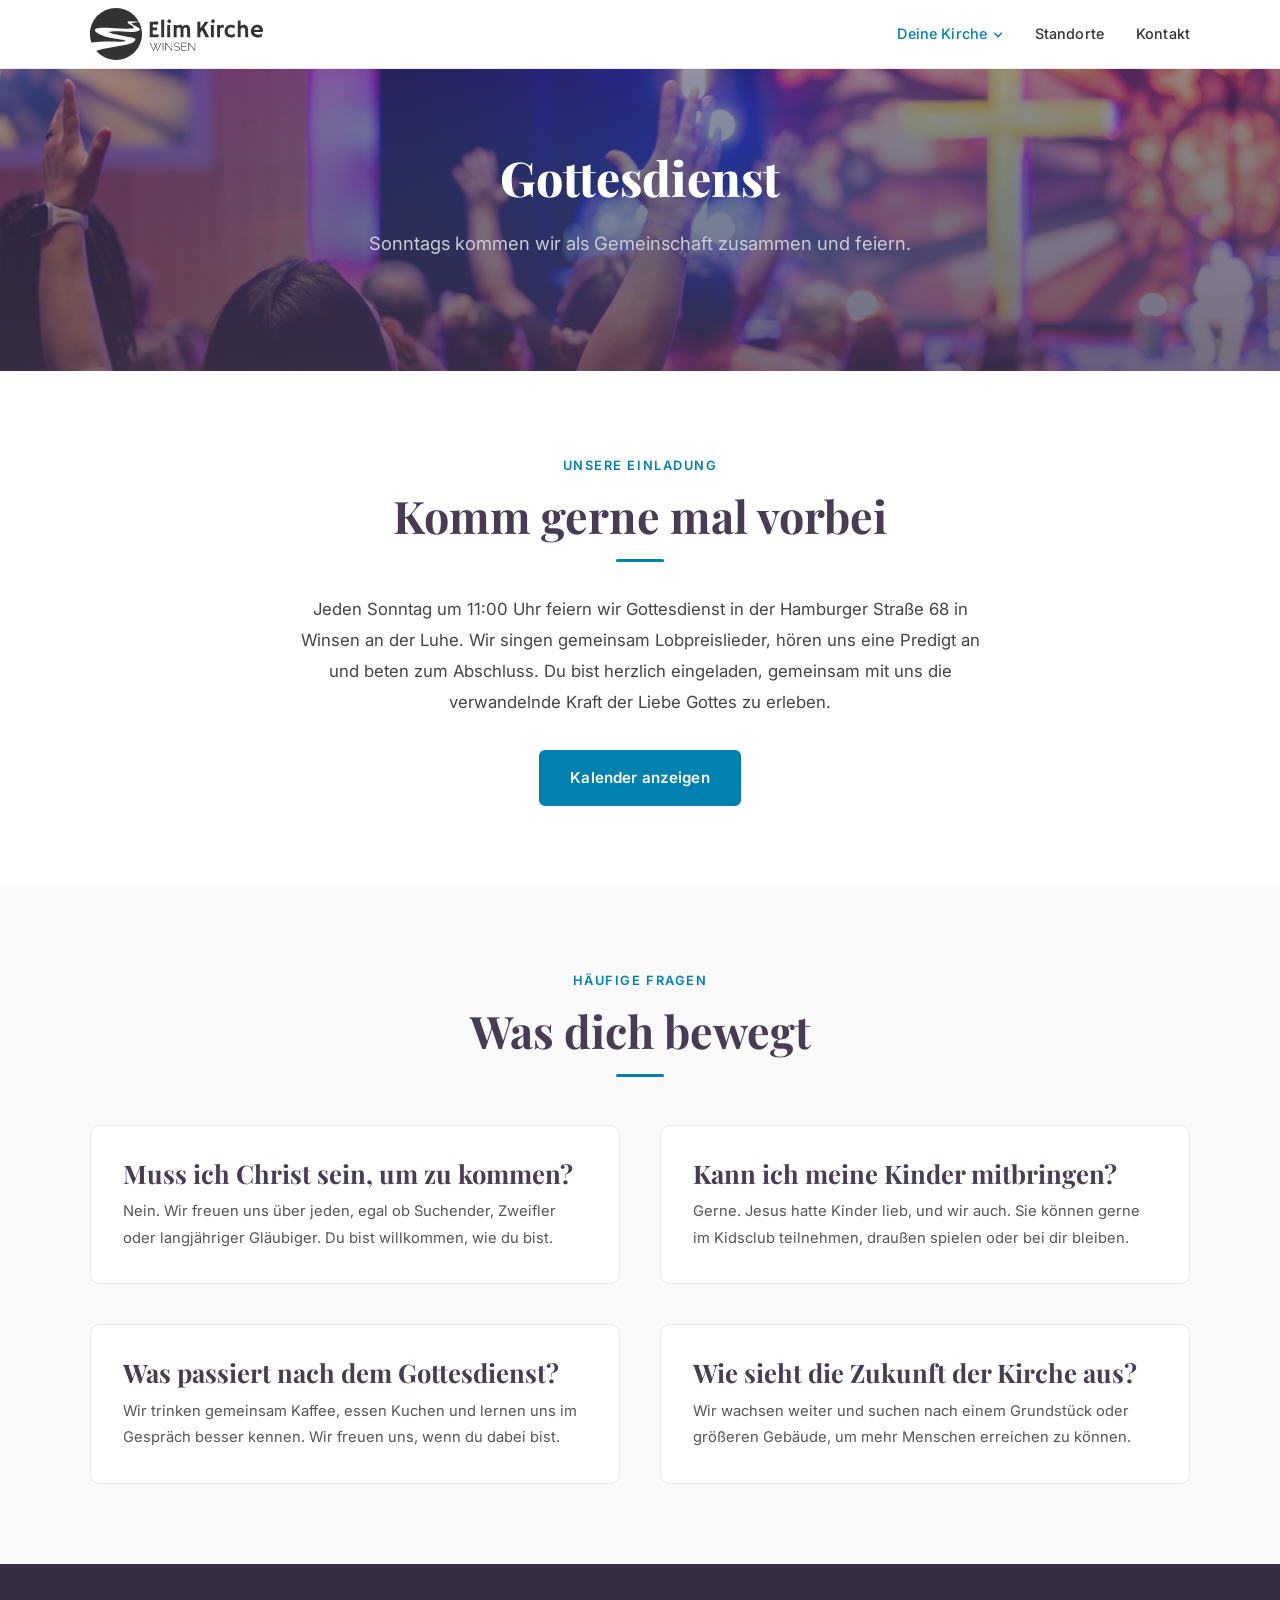
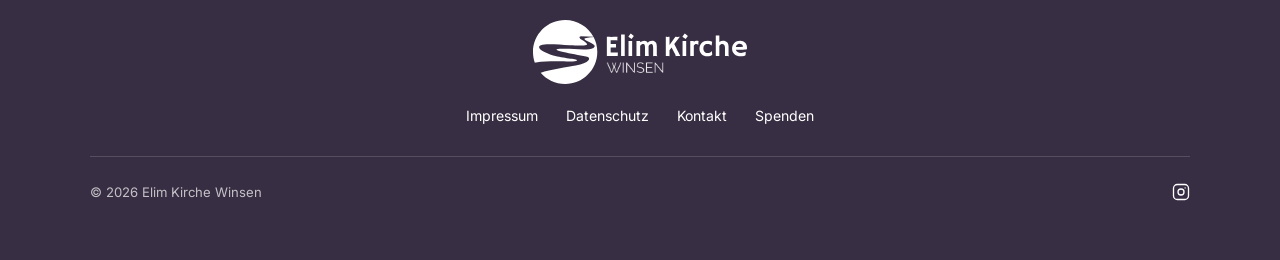
<file: deine-kirche/gottesdienst.html>
<!DOCTYPE html>
<html lang="de">
<head>
  <meta charset="UTF-8" />
  <meta name="viewport" content="width=device-width, initial-scale=1.0" />
  <link rel="icon" type="image/svg+xml" href="../images/favicon.svg" />
  <title>Elim Kirche Winsen: Gottesdienst</title>
  <link rel="preconnect" href="https://fonts.googleapis.com" />
  <link rel="preconnect" href="https://fonts.gstatic.com" crossorigin />
  <link href="https://fonts.googleapis.com/css2?family=Playfair+Display:wght@700;800&family=Inter:wght@400;500;600&display=swap" rel="stylesheet" />
  <link rel="stylesheet" href="../css/style.css" />
</head>
<body>

  <!-- NAVIGATION -->
  <nav class="nav">
    <div class="nav-inner">
      <a href="../index.html" class="nav-logo"><img src="../images/logo.svg" alt="Elim Kirche Winsen"></a>
      <button class="nav-toggle" id="navToggle" aria-label="Menü öffnen">
        <span></span><span></span><span></span>
      </button>
      <ul class="nav-links" id="navLinks">
        <li class="nav-dropdown is-current">
          <a class="nav-dropdown-toggle active">
            Deine Kirche
            <svg class="nav-dropdown-caret" viewBox="0 0 12 12" width="10" height="10" aria-hidden="true">
              <path d="M2 4l4 4 4-4" fill="none" stroke="currentColor" stroke-width="1.8" stroke-linecap="round" stroke-linejoin="round"/>
            </svg>
          </a>
          <ul class="nav-dropdown-menu">
            <li><a href="vision.html">Vision</a></li>
            <li><a href="gottesdienst.html" class="active">Gottesdienst</a></li>
            <li><a href="veranstaltungen.html">Veranstaltungen</a></li>
          </ul>
        </li>
        <li><a href="../standorte.html">Standorte</a></li>
        <li><a href="../kontakt.html">Kontakt</a></li>
      </ul>
    </div>
  </nav>

  <!-- HERO -->
  <section class="hero hero--page">
    <div class="hero-inner">
      <h1>Gottesdienst</h1>
      <p>Sonntags kommen wir als Gemeinschaft zusammen und feiern.</p>
    </div>
  </section>

  <!-- SECTION: Info -->
  <section class="section">
    <div class="section-inner">
      <div style="max-width:700px; margin:0 auto; text-align:center;">
        <span class="section-label">Unsere Einladung</span>
        <h2 class="section-title">Komm gerne mal vorbei</h2>
        <div class="divider"></div>
        <p style="font-size:1.05rem; line-height:1.85; margin-bottom:2rem; color:#444;">
          Jeden Sonntag um 11:00 Uhr feiern wir Gottesdienst in der Hamburger Straße 68 in Winsen an der Luhe. Wir singen gemeinsam Lobpreislieder, hören uns eine Predigt an und beten zum Abschluss. Du bist herzlich eingeladen, gemeinsam mit uns die verwandelnde Kraft der Liebe Gottes zu erleben.
        </p>
        <a href="veranstaltungen.html" class="btn btn-primary">Kalender anzeigen</a>
      </div>
    </div>
  </section>

  <!-- FAQ SECTION (gray) -->
  <section class="section section--gray">
    <div class="section-inner">
      <div class="text-center" style="margin-bottom:3rem;">
        <span class="section-label">Häufige Fragen</span>
        <h2 class="section-title">Was dich bewegt</h2>
        <div class="divider"></div>
      </div>

      <div class="grid-2">

        <div class="card card--static">
          <h3 style="margin-bottom:0.6rem;">Muss ich Christ sein, um zu kommen?</h3>
          <p style="font-size:0.92rem;">Nein. Wir freuen uns über jeden, egal ob Suchender, Zweifler oder langjähriger Gläubiger. Du bist willkommen, wie du bist.</p>
        </div>

        <div class="card card--static">
          <h3 style="margin-bottom:0.6rem;">Kann ich meine Kinder mitbringen?</h3>
          <p style="font-size:0.92rem;">Gerne. Jesus hatte Kinder lieb, und wir auch. Sie können gerne im Kidsclub teilnehmen, draußen spielen oder bei dir bleiben.</p>
        </div>

        <div class="card card--static">
          <h3 style="margin-bottom:0.6rem;">Was passiert nach dem Gottesdienst?</h3>
          <p style="font-size:0.92rem;">Wir trinken gemeinsam Kaffee, essen Kuchen und lernen uns im Gespräch besser kennen. Wir freuen uns, wenn du dabei bist.</p>
        </div>

        <div class="card card--static">
          <h3 style="margin-bottom:0.6rem;">Wie sieht die Zukunft der Kirche aus?</h3>
          <p style="font-size:0.92rem;">Wir wachsen weiter und suchen nach einem Grundstück oder größeren Gebäude, um mehr Menschen erreichen zu können.</p>
        </div>

      </div>
    </div>
  </section>

  <!-- FOOTER -->
  <footer class="footer">
    <div class="footer-inner">
      <div class="footer-brand">
        <div class="footer-logo"><img src="../images/logo.svg" alt="Elim Kirche Winsen"></div>
      </div>
      <nav class="footer-links">
        <a href="../impressum.html">Impressum</a>
        <a href="../datenschutz.html">Datenschutz</a>
        <a href="../kontakt.html">Kontakt</a>
        <a href="../kontakt.html#spenden">Spenden</a>
      </nav>
      <div class="footer-bottom">
        <p class="footer-copy">&copy; 2026 Elim Kirche Winsen</p>
        <div class="footer-social">
          <a href="https://www.instagram.com/elim.winsen/" target="_blank" rel="noopener" aria-label="Instagram">
            <svg viewBox="0 0 24 24"><rect x="2" y="2" width="20" height="20" rx="5" ry="5"/><circle cx="12" cy="12" r="4"/><path d="M17.5 6.5h.01"/></svg>
          </a>
        </div>
      </div>
    </div>
  </footer>

  <script>
    const toggle = document.getElementById('navToggle');
    const links  = document.getElementById('navLinks');
    toggle.addEventListener('click', () => links.classList.toggle('is-open'));
  </script>

</body>
</html>
</file>
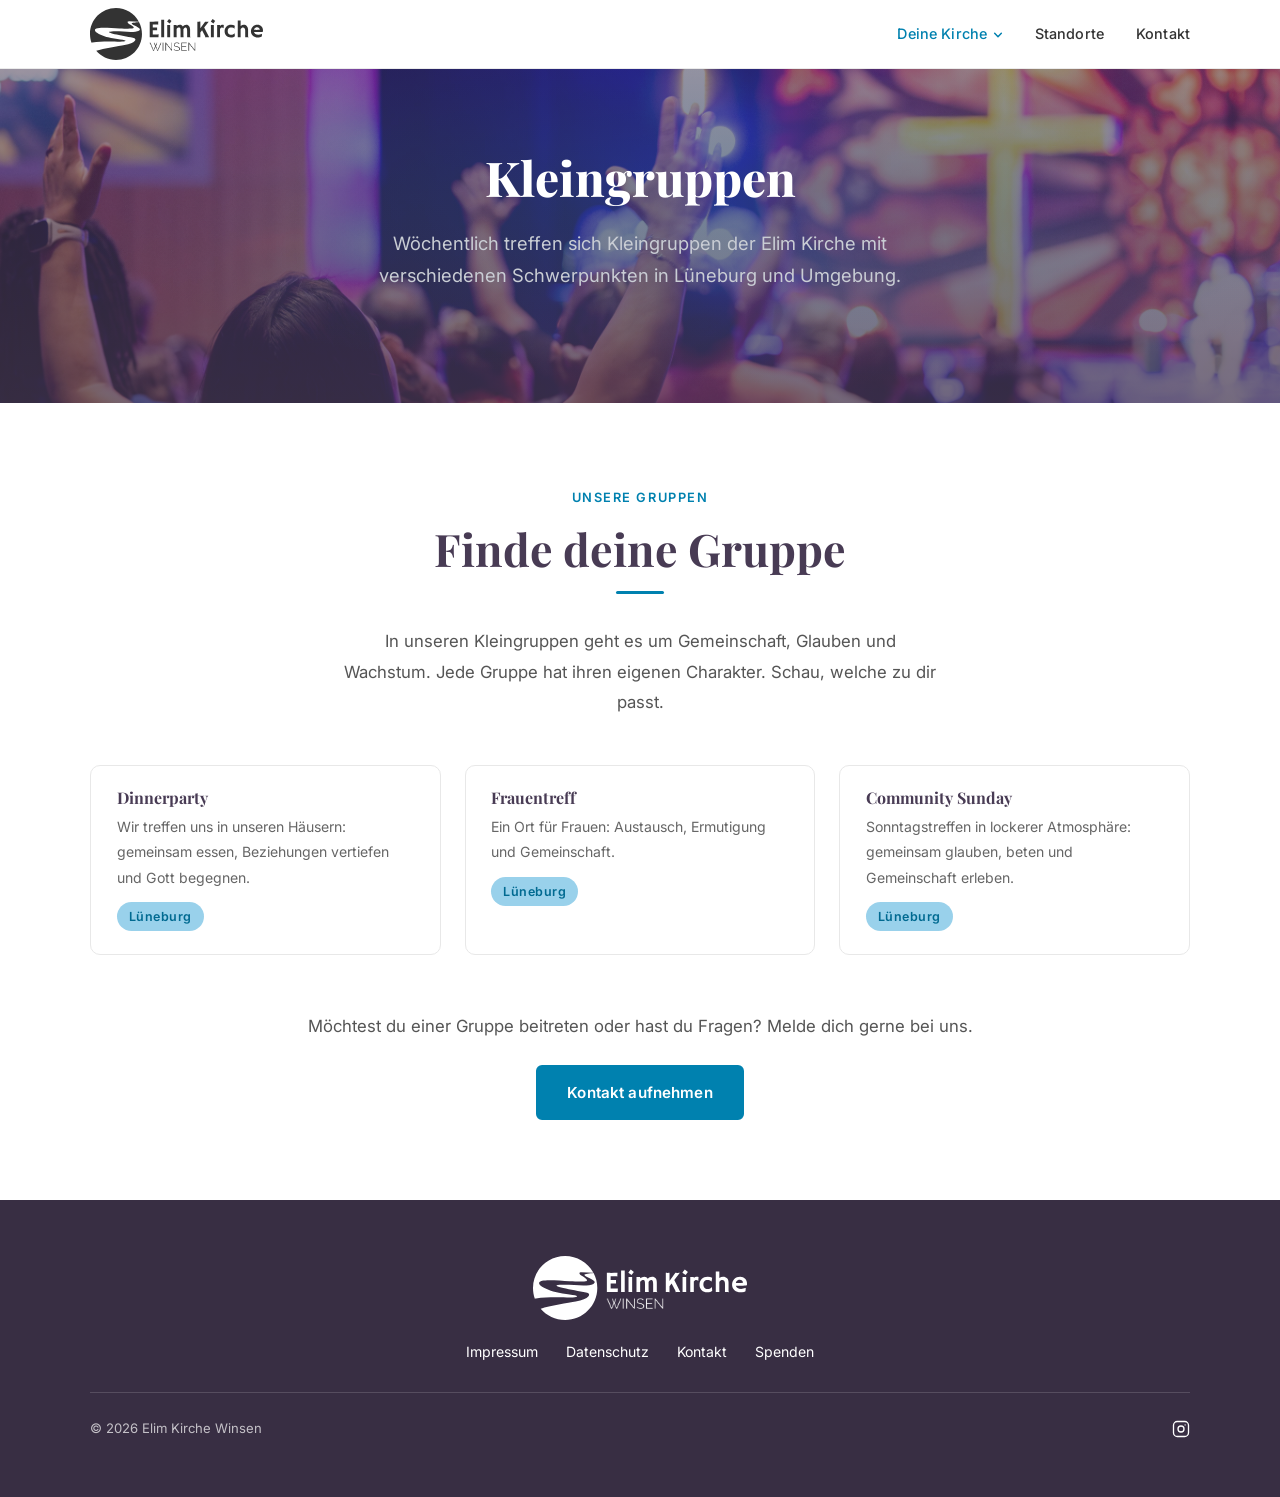
<file: deine-kirche/kleingruppen.html>
<!DOCTYPE html>
<html lang="de">
<head>
  <meta charset="UTF-8" />
  <meta name="viewport" content="width=device-width, initial-scale=1.0" />
  <link rel="icon" type="image/svg+xml" href="../images/favicon.svg" />
  <title>Elim Kirche Winsen: Kleingruppen</title>
  <link rel="preconnect" href="https://fonts.googleapis.com" />
  <link rel="preconnect" href="https://fonts.gstatic.com" crossorigin />
  <link href="https://fonts.googleapis.com/css2?family=Playfair+Display:wght@700;800&family=Inter:wght@400;500;600&display=swap" rel="stylesheet" />
  <link rel="stylesheet" href="../css/style.css" />
</head>
<body>

  <!-- NAVIGATION -->
  <nav class="nav">
    <div class="nav-inner">
      <a href="../index.html" class="nav-logo"><img src="../images/logo.svg" alt="Elim Kirche Winsen"></a>
      <button class="nav-toggle" id="navToggle" aria-label="Menü öffnen">
        <span></span><span></span><span></span>
      </button>
      <ul class="nav-links" id="navLinks">
        <li class="nav-dropdown is-current">
          <a class="nav-dropdown-toggle active">
            Deine Kirche
            <svg class="nav-dropdown-caret" viewBox="0 0 12 12" width="10" height="10" aria-hidden="true">
              <path d="M2 4l4 4 4-4" fill="none" stroke="currentColor" stroke-width="1.8" stroke-linecap="round" stroke-linejoin="round"/>
            </svg>
          </a>
          <ul class="nav-dropdown-menu">
            <li><a href="vision.html">Vision</a></li>
            <li><a href="gottesdienst.html">Gottesdienst</a></li>
            <li><a href="veranstaltungen.html">Veranstaltungen</a></li>
          </ul>
        </li>
        <li><a href="../standorte.html">Standorte</a></li>
        <li><a href="../kontakt.html">Kontakt</a></li>
      </ul>
    </div>
  </nav>

  <!-- HERO -->
  <section class="hero hero--page">
    <div class="hero-inner">
      <h1>Kleingruppen</h1>
      <p>Wöchentlich treffen sich Kleingruppen der Elim Kirche mit verschiedenen Schwerpunkten in Lüneburg und Umgebung.</p>
    </div>
  </section>

  <!-- GROUPS GRID -->
  <section class="section">
    <div class="section-inner">
      <div class="text-center" style="margin-bottom:3rem;">
        <span class="section-label">Unsere Gruppen</span>
        <h2 class="section-title">Finde deine Gruppe</h2>
        <div class="divider"></div>
        <p class="section-subtitle section-subtitle--center">
          In unseren Kleingruppen geht es um Gemeinschaft, Glauben und Wachstum. Jede Gruppe hat ihren eigenen Charakter. Schau, welche zu dir passt.
        </p>
      </div>

      <div class="grid-3">

        <!-- Dinnerparty -->
        <div class="group-card card--static">
          <h4>Dinnerparty</h4>
          <p class="group-desc">Wir treffen uns in unseren Häusern: gemeinsam essen, Beziehungen vertiefen und Gott begegnen.</p>
          <span class="tag tag-orange">Lüneburg</span>
        </div>

        <!-- Frauentreff -->
        <div class="group-card card--static">
          <h4>Frauentreff</h4>
          <p class="group-desc">Ein Ort für Frauen: Austausch, Ermutigung und Gemeinschaft.</p>
          <span class="tag tag-orange">Lüneburg</span>
        </div>

        <!-- Community Sunday -->
        <div class="group-card card--static">
          <h4>Community Sunday</h4>
          <p class="group-desc">Sonntagstreffen in lockerer Atmosphäre: gemeinsam glauben, beten und Gemeinschaft erleben.</p>
          <span class="tag tag-orange">Lüneburg</span>
        </div>

      </div>

      <div class="text-center" style="margin-top:3.5rem;">
        <p style="margin-bottom:1.5rem; color:#555;">Möchtest du einer Gruppe beitreten oder hast du Fragen? Melde dich gerne bei uns.</p>
        <a href="../kontakt.html" class="btn btn-primary">Kontakt aufnehmen</a>
      </div>
    </div>
  </section>

  <!-- FOOTER -->
  <footer class="footer">
    <div class="footer-inner">
      <div class="footer-brand">
        <div class="footer-logo"><img src="../images/logo.svg" alt="Elim Kirche Winsen"></div>
      </div>
      <nav class="footer-links">
        <a href="../impressum.html">Impressum</a>
        <a href="../datenschutz.html">Datenschutz</a>
        <a href="../kontakt.html">Kontakt</a>
        <a href="../kontakt.html#spenden">Spenden</a>
      </nav>
      <div class="footer-bottom">
        <p class="footer-copy">&copy; 2026 Elim Kirche Winsen</p>
        <div class="footer-social">
          <a href="https://www.instagram.com/elim.winsen/" target="_blank" rel="noopener" aria-label="Instagram">
            <svg viewBox="0 0 24 24"><rect x="2" y="2" width="20" height="20" rx="5" ry="5"/><circle cx="12" cy="12" r="4"/><path d="M17.5 6.5h.01"/></svg>
          </a>
        </div>
      </div>
    </div>
  </footer>

  <script>
    const toggle = document.getElementById('navToggle');
    const links  = document.getElementById('navLinks');
    toggle.addEventListener('click', () => links.classList.toggle('is-open'));
  </script>

</body>
</html>
</file>
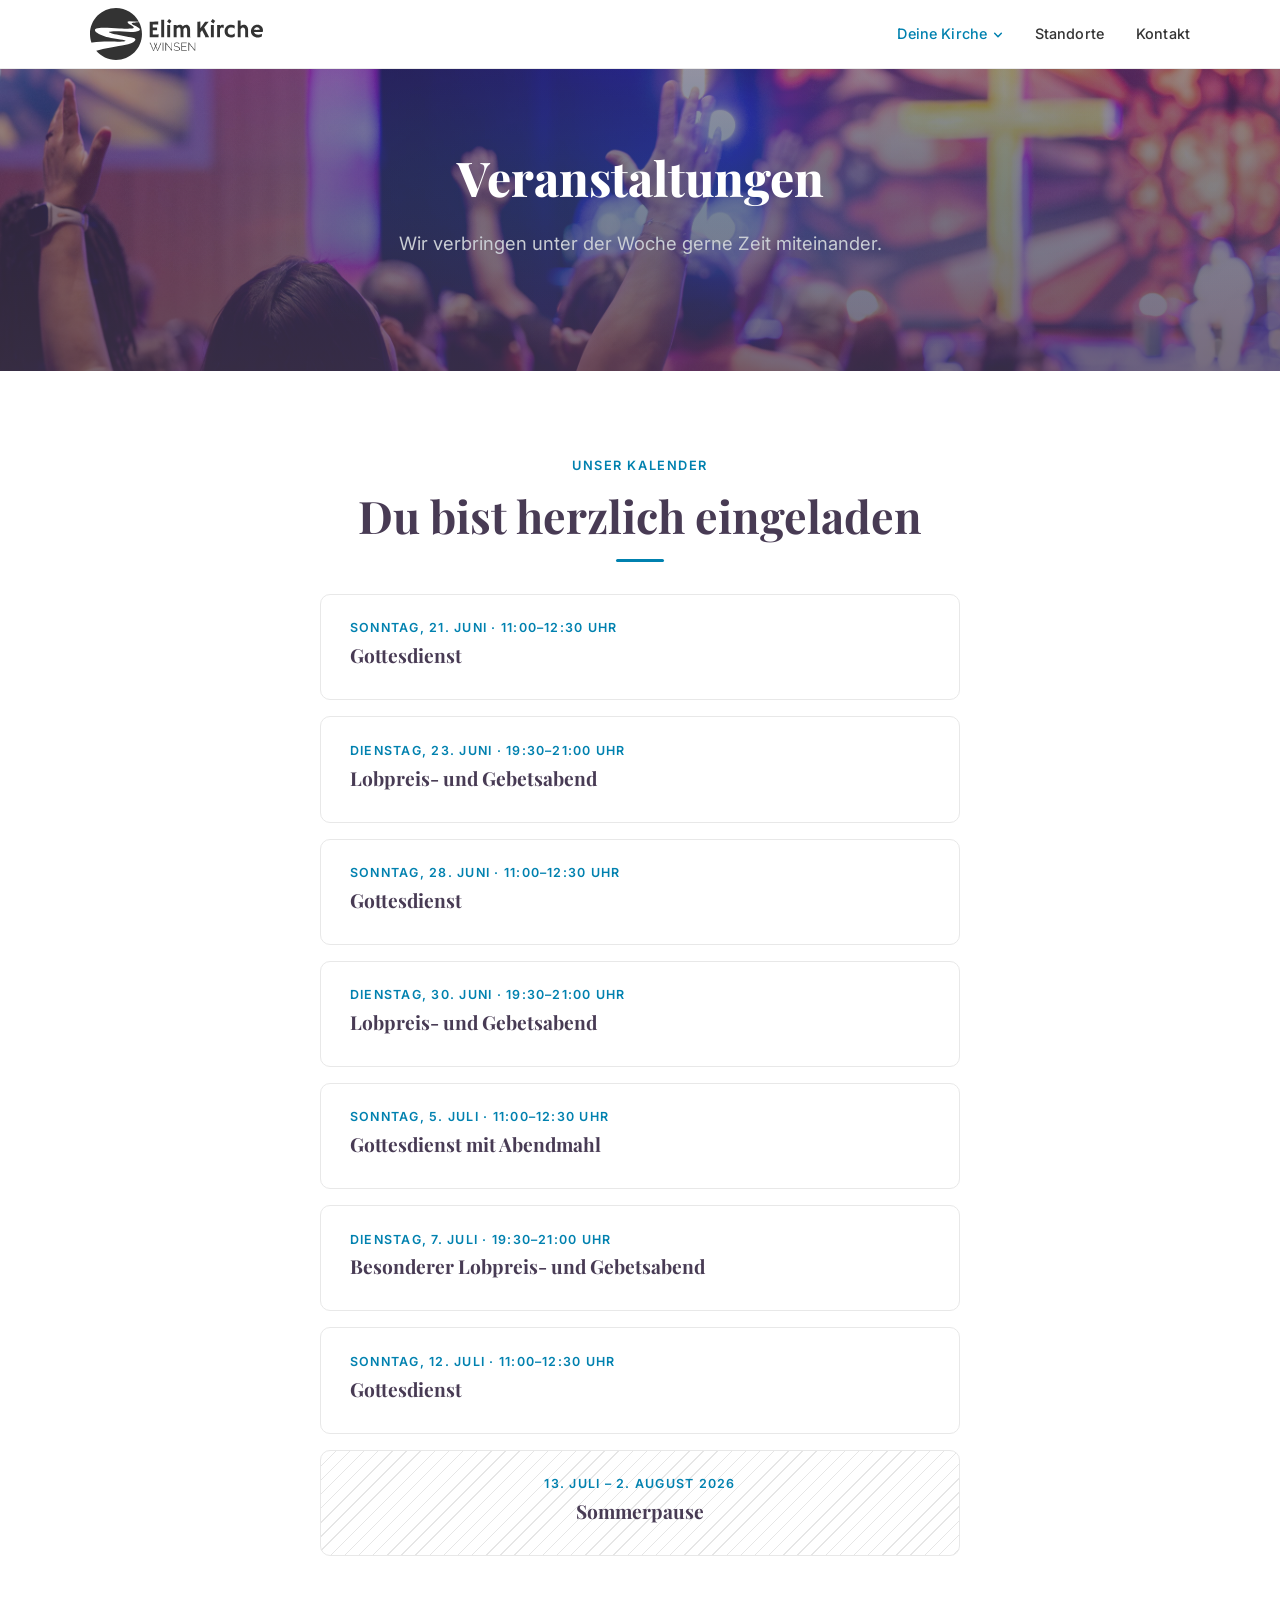
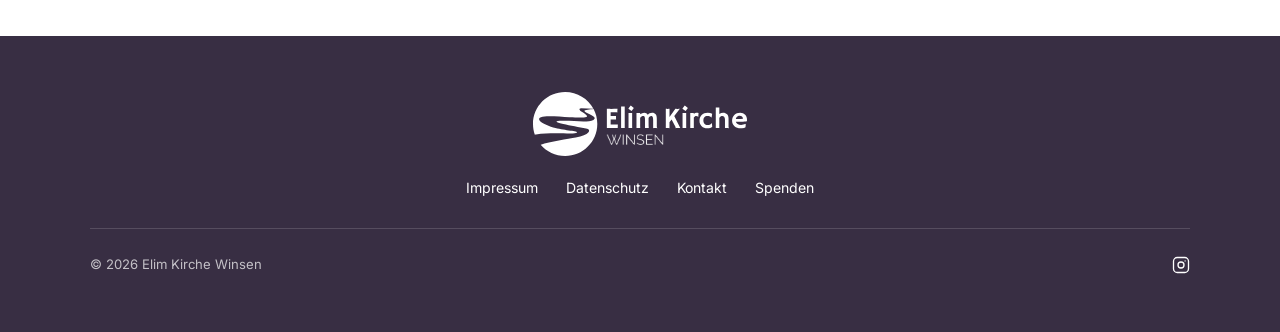
<file: deine-kirche/veranstaltungen.html>
<!DOCTYPE html>
<html lang="de">
<head>
  <meta charset="UTF-8" />
  <meta name="viewport" content="width=device-width, initial-scale=1.0" />
  <link rel="icon" type="image/svg+xml" href="../images/favicon.svg" />
  <title>Elim Kirche Winsen: Veranstaltungen</title>
  <link rel="preconnect" href="https://fonts.googleapis.com" />
  <link rel="preconnect" href="https://fonts.gstatic.com" crossorigin />
  <link href="https://fonts.googleapis.com/css2?family=Playfair+Display:wght@700;800&family=Inter:wght@400;500;600&display=swap" rel="stylesheet" />
  <link rel="stylesheet" href="../css/style.css" />
</head>
<body>

  <!-- NAVIGATION -->
  <nav class="nav">
    <div class="nav-inner">
      <a href="../index.html" class="nav-logo"><img src="../images/logo.svg" alt="Elim Kirche Winsen"></a>
      <button class="nav-toggle" id="navToggle" aria-label="Menü öffnen">
        <span></span><span></span><span></span>
      </button>
      <ul class="nav-links" id="navLinks">
        <li class="nav-dropdown is-current">
          <a class="nav-dropdown-toggle active">
            Deine Kirche
            <svg class="nav-dropdown-caret" viewBox="0 0 12 12" width="10" height="10" aria-hidden="true">
              <path d="M2 4l4 4 4-4" fill="none" stroke="currentColor" stroke-width="1.8" stroke-linecap="round" stroke-linejoin="round"/>
            </svg>
          </a>
          <ul class="nav-dropdown-menu">
            <li><a href="vision.html">Vision</a></li>
            <li><a href="gottesdienst.html">Gottesdienst</a></li>
            <li><a href="veranstaltungen.html" class="active">Veranstaltungen</a></li>
          </ul>
        </li>
        <li><a href="../standorte.html">Standorte</a></li>
        <li><a href="../kontakt.html">Kontakt</a></li>
      </ul>
    </div>
  </nav>

  <!-- HERO -->
  <section class="hero hero--page">
    <div class="hero-inner">
      <h1>Veranstaltungen</h1>
      <p>Wir verbringen unter der Woche gerne Zeit miteinander.</p>
    </div>
  </section>

  <!-- SECTION: Upcoming events -->
  <section class="section">
    <div class="section-inner text-center">
      <span class="section-label">Unser Kalender</span>
      <h2 class="section-title">Du bist herzlich eingeladen</h2>
      <div class="divider"></div>
      <div style="max-width:640px; margin:0 auto; display:flex; flex-direction:column; gap:1rem; text-align:left;">

        <div class="card event-card" style="padding:1.4rem 1.8rem;">
          <div class="info-label">Sonntag, 21. Juni · 11:00–12:30 Uhr</div>
          <h3 style="font-size:1.2rem; margin-top:0.35rem;">Gottesdienst</h3>
        </div>

        <div class="card event-card" style="padding:1.4rem 1.8rem;">
          <div class="info-label">Dienstag, 23. Juni · 19:30–21:00 Uhr</div>
          <h3 style="font-size:1.2rem; margin-top:0.35rem;">Lobpreis- und Gebetsabend</h3>
        </div>

        <div class="card event-card" style="padding:1.4rem 1.8rem;">
          <div class="info-label">Sonntag, 28. Juni · 11:00–12:30 Uhr</div>
          <h3 style="font-size:1.2rem; margin-top:0.35rem;">Gottesdienst</h3>
        </div>

        <div class="card event-card" style="padding:1.4rem 1.8rem;">
          <div class="info-label">Dienstag, 30. Juni · 19:30–21:00 Uhr</div>
          <h3 style="font-size:1.2rem; margin-top:0.35rem;">Lobpreis- und Gebetsabend</h3>
        </div>

        <div class="card event-card" style="padding:1.4rem 1.8rem;">
          <div class="info-label">Sonntag, 5. Juli · 11:00–12:30 Uhr</div>
          <h3 style="font-size:1.2rem; margin-top:0.35rem;">Gottesdienst mit Abendmahl</h3>
        </div>

        <div class="card event-card" style="padding:1.4rem 1.8rem;">
          <div class="info-label">Dienstag, 7. Juli · 19:30–21:00 Uhr</div>
          <h3 style="font-size:1.2rem; margin-top:0.35rem;">Besonderer Lobpreis- und Gebetsabend</h3>
        </div>

        <div class="card event-card" style="padding:1.4rem 1.8rem;">
          <div class="info-label">Sonntag, 12. Juli · 11:00–12:30 Uhr</div>
          <h3 style="font-size:1.2rem; margin-top:0.35rem;">Gottesdienst</h3>
        </div>

        <div class="card event-card" style="padding:1.4rem 1.8rem; display:flex; align-items:center; justify-content:center; gap:1.5rem; flex-wrap:wrap; background-image: repeating-linear-gradient(135deg, #e6e6e6 0, #e6e6e6 1px, transparent 1px, transparent 10px);">
          <div style="text-align:center;">
            <div class="info-label">13. Juli – 2. August 2026</div>
            <h3 style="font-size:1.2rem; margin-top:0.35rem;">Sommerpause</h3>
          </div>
        </div>

      </div>
    </div>
  </section>

  <!-- FOOTER -->
  <footer class="footer">
    <div class="footer-inner">
      <div class="footer-brand">
        <div class="footer-logo"><img src="../images/logo.svg" alt="Elim Kirche Winsen"></div>
      </div>
      <nav class="footer-links">
        <a href="../impressum.html">Impressum</a>
        <a href="../datenschutz.html">Datenschutz</a>
        <a href="../kontakt.html">Kontakt</a>
        <a href="../kontakt.html#spenden">Spenden</a>
      </nav>
      <div class="footer-bottom">
        <p class="footer-copy">&copy; 2026 Elim Kirche Winsen</p>
        <div class="footer-social">
          <a href="https://www.instagram.com/elim.winsen/" target="_blank" rel="noopener" aria-label="Instagram">
            <svg viewBox="0 0 24 24"><rect x="2" y="2" width="20" height="20" rx="5" ry="5"/><circle cx="12" cy="12" r="4"/><path d="M17.5 6.5h.01"/></svg>
          </a>
        </div>
      </div>
    </div>
  </footer>

  <script>
    const toggle = document.getElementById('navToggle');
    const links  = document.getElementById('navLinks');
    toggle.addEventListener('click', () => links.classList.toggle('is-open'));
  </script>

</body>
</html>
</file>
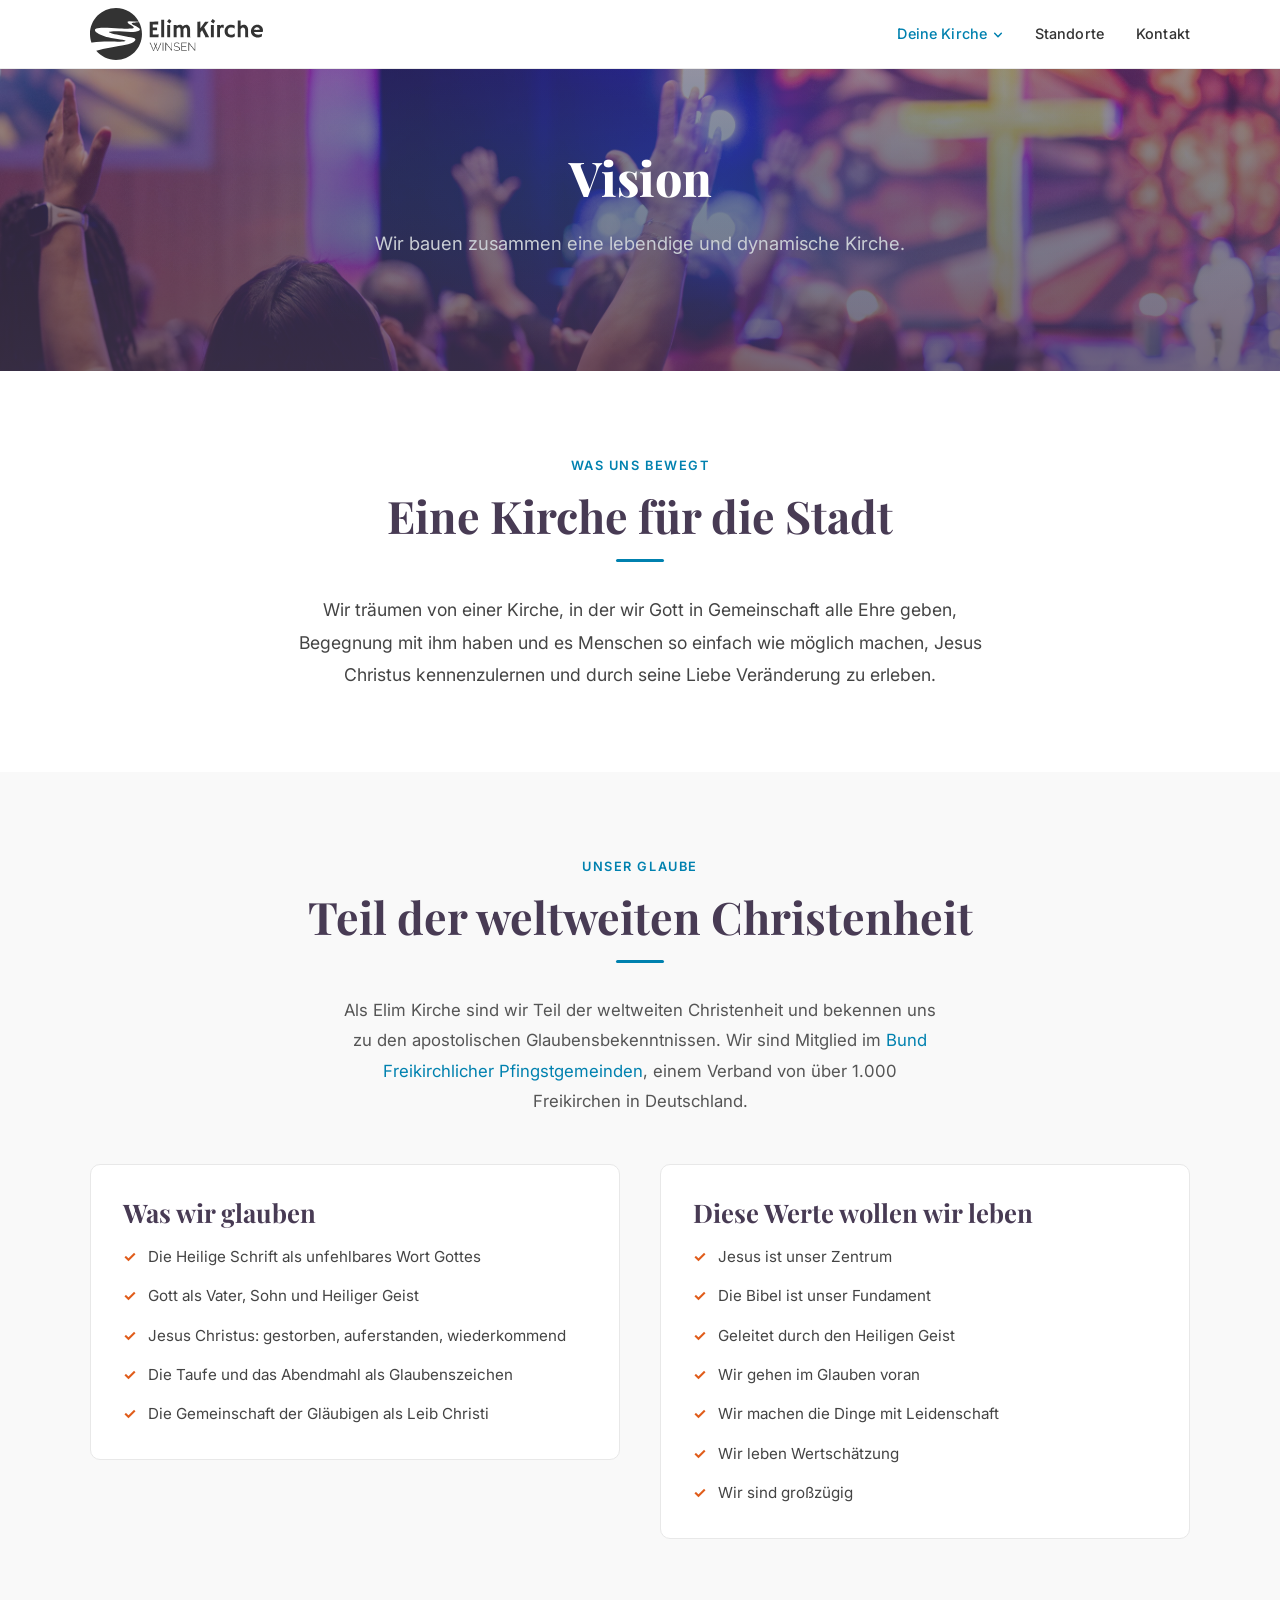
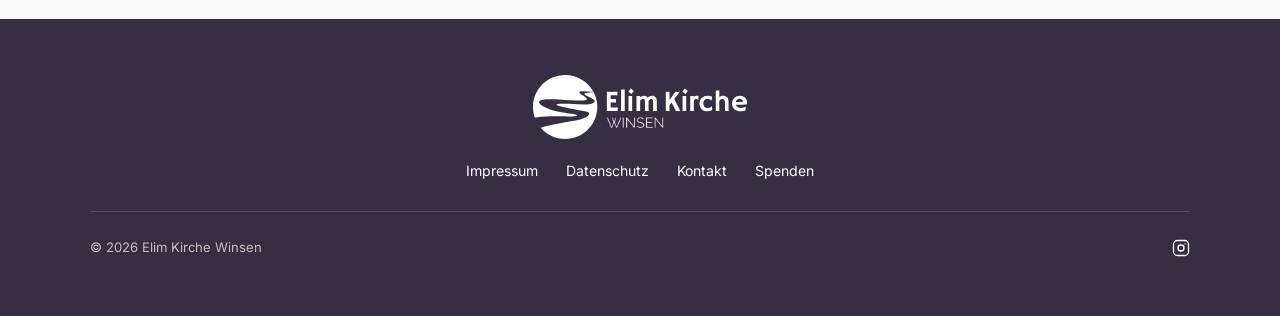
<file: deine-kirche/vision.html>
<!DOCTYPE html>
<html lang="de">
<head>
  <meta charset="UTF-8" />
  <meta name="viewport" content="width=device-width, initial-scale=1.0" />
  <link rel="icon" type="image/svg+xml" href="../images/favicon.svg" />
  <title>Elim Kirche Winsen: Vision</title>
  <link rel="preconnect" href="https://fonts.googleapis.com" />
  <link rel="preconnect" href="https://fonts.gstatic.com" crossorigin />
  <link href="https://fonts.googleapis.com/css2?family=Playfair+Display:wght@700;800&family=Inter:wght@400;500;600&display=swap" rel="stylesheet" />
  <link rel="stylesheet" href="../css/style.css" />
</head>
<body>

  <!-- NAVIGATION -->
  <nav class="nav">
    <div class="nav-inner">
      <a href="../index.html" class="nav-logo"><img src="../images/logo.svg" alt="Elim Kirche Winsen"></a>
      <button class="nav-toggle" id="navToggle" aria-label="Menü öffnen">
        <span></span><span></span><span></span>
      </button>
      <ul class="nav-links" id="navLinks">
        <li class="nav-dropdown is-current">
          <a class="nav-dropdown-toggle active">
            Deine Kirche
            <svg class="nav-dropdown-caret" viewBox="0 0 12 12" width="10" height="10" aria-hidden="true">
              <path d="M2 4l4 4 4-4" fill="none" stroke="currentColor" stroke-width="1.8" stroke-linecap="round" stroke-linejoin="round"/>
            </svg>
          </a>
          <ul class="nav-dropdown-menu">
            <li><a href="vision.html" class="active">Vision</a></li>
            <li><a href="gottesdienst.html">Gottesdienst</a></li>
            <li><a href="veranstaltungen.html">Veranstaltungen</a></li>
          </ul>
        </li>
        <li><a href="../standorte.html">Standorte</a></li>
        <li><a href="../kontakt.html">Kontakt</a></li>
      </ul>
    </div>
  </nav>

  <!-- HERO -->
  <section class="hero hero--page">
    <div class="hero-inner">
      <h1>Vision</h1>
      <p>Wir bauen zusammen eine lebendige und dynamische Kirche.</p>
    </div>
  </section>

  <!-- SECTION 1: Träumen -->
  <section class="section">
    <div class="section-inner">
      <div style="max-width:720px; margin:0 auto; text-align:center;">
        <span class="section-label">Was uns bewegt</span>
        <h2 class="section-title">Eine Kirche für die Stadt</h2>
        <div class="divider"></div>
        <p style="font-size:1.1rem; line-height:1.85; color:#444;">
          Wir träumen von einer Kirche, in der wir Gott in Gemeinschaft alle Ehre geben, Begegnung mit ihm haben und es Menschen so einfach wie möglich machen, Jesus Christus kennenzulernen und durch seine Liebe Veränderung zu erleben.
        </p>
      </div>
    </div>
  </section>

  <!-- SECTION 2: Glaubensgrundlage (gray) -->
  <section class="section section--gray">
    <div class="section-inner">
      <div class="text-center" style="margin-bottom:3rem;">
        <span class="section-label">Unser Glaube</span>
        <h2 class="section-title">Teil der weltweiten Christenheit</h2>
        <div class="divider"></div>
        <p class="section-subtitle section-subtitle--center" style="margin-bottom:0;">
          Als Elim Kirche sind wir Teil der weltweiten Christenheit und bekennen uns zu den apostolischen Glaubensbekenntnissen. Wir sind Mitglied im <a href="https://bfp.de" target="_blank" rel="noopener" style="color:#0081AF;">Bund Freikirchlicher Pfingstgemeinden</a>, einem Verband von über 1.000 Freikirchen in Deutschland.
        </p>
      </div>

      <div class="grid-2" style="align-items:start;">
        <div class="card card--static" style="background:#ffffff;">
          <h3 style="margin-bottom:1rem;">Was wir glauben</h3>
          <ul style="list-style:none; padding:0;">
            <li style="display:flex; gap:0.75rem; margin-bottom:0.85rem; font-size:0.95rem; color:#444;">
              <span style="color:#e05c1a; font-weight:700; flex-shrink:0;">&#10003;</span>
              Die Heilige Schrift als unfehlbares Wort Gottes
            </li>
            <li style="display:flex; gap:0.75rem; margin-bottom:0.85rem; font-size:0.95rem; color:#444;">
              <span style="color:#e05c1a; font-weight:700; flex-shrink:0;">&#10003;</span>
              Gott als Vater, Sohn und Heiliger Geist
            </li>
            <li style="display:flex; gap:0.75rem; margin-bottom:0.85rem; font-size:0.95rem; color:#444;">
              <span style="color:#e05c1a; font-weight:700; flex-shrink:0;">&#10003;</span>
              Jesus Christus: gestorben, auferstanden, wiederkommend
            </li>
            <li style="display:flex; gap:0.75rem; margin-bottom:0.85rem; font-size:0.95rem; color:#444;">
              <span style="color:#e05c1a; font-weight:700; flex-shrink:0;">&#10003;</span>
              Die Taufe und das Abendmahl als Glaubenszeichen
            </li>
            <li style="display:flex; gap:0.75rem; font-size:0.95rem; color:#444;">
              <span style="color:#e05c1a; font-weight:700; flex-shrink:0;">&#10003;</span>
              Die Gemeinschaft der Gläubigen als Leib Christi
            </li>
          </ul>
        </div>

        <div class="card card--static" style="background:#ffffff;">
          <h3 style="margin-bottom:1rem;">Diese Werte wollen wir leben</h3>
          <ul style="list-style:none; padding:0;">
            <li style="display:flex; gap:0.75rem; margin-bottom:0.85rem; font-size:0.95rem; color:#444;">
              <span style="color:#e05c1a; font-weight:700; flex-shrink:0;">&#10003;</span>
              Jesus ist unser Zentrum
            </li>
            <li style="display:flex; gap:0.75rem; margin-bottom:0.85rem; font-size:0.95rem; color:#444;">
              <span style="color:#e05c1a; font-weight:700; flex-shrink:0;">&#10003;</span>
              Die Bibel ist unser Fundament
            </li>
            <li style="display:flex; gap:0.75rem; margin-bottom:0.85rem; font-size:0.95rem; color:#444;">
              <span style="color:#e05c1a; font-weight:700; flex-shrink:0;">&#10003;</span>
              Geleitet durch den Heiligen Geist
            </li>
            <li style="display:flex; gap:0.75rem; margin-bottom:0.85rem; font-size:0.95rem; color:#444;">
              <span style="color:#e05c1a; font-weight:700; flex-shrink:0;">&#10003;</span>
              Wir gehen im Glauben voran
            </li>
            <li style="display:flex; gap:0.75rem; margin-bottom:0.85rem; font-size:0.95rem; color:#444;">
              <span style="color:#e05c1a; font-weight:700; flex-shrink:0;">&#10003;</span>
              Wir machen die Dinge mit Leidenschaft
            </li>
            <li style="display:flex; gap:0.75rem; margin-bottom:0.85rem; font-size:0.95rem; color:#444;">
              <span style="color:#e05c1a; font-weight:700; flex-shrink:0;">&#10003;</span>
              Wir leben Wertschätzung
            </li>
            <li style="display:flex; gap:0.75rem; font-size:0.95rem; color:#444;">
              <span style="color:#e05c1a; font-weight:700; flex-shrink:0;">&#10003;</span>
              Wir sind großzügig
            </li>
          </ul>
        </div>
      </div>
    </div>
  </section>

  <!-- FOOTER -->
  <footer class="footer">
    <div class="footer-inner">
      <div class="footer-brand">
        <div class="footer-logo"><img src="../images/logo.svg" alt="Elim Kirche Winsen"></div>
      </div>
      <nav class="footer-links">
        <a href="../impressum.html">Impressum</a>
        <a href="../datenschutz.html">Datenschutz</a>
        <a href="../kontakt.html">Kontakt</a>
        <a href="../kontakt.html#spenden">Spenden</a>
      </nav>
      <div class="footer-bottom">
        <p class="footer-copy">&copy; 2026 Elim Kirche Winsen</p>
        <div class="footer-social">
          <a href="https://www.instagram.com/elim.winsen/" target="_blank" rel="noopener" aria-label="Instagram">
            <svg viewBox="0 0 24 24"><rect x="2" y="2" width="20" height="20" rx="5" ry="5"/><circle cx="12" cy="12" r="4"/><path d="M17.5 6.5h.01"/></svg>
          </a>
        </div>
      </div>
    </div>
  </footer>

  <script>
    const toggle = document.getElementById('navToggle');
    const links  = document.getElementById('navLinks');
    toggle.addEventListener('click', () => links.classList.toggle('is-open'));
  </script>

</body>
</html>
</file>
<file: css/style.css>
/* ===================================================
   Elim Kirche Winsen — Main Stylesheet
   =================================================== */

/* --- Google Fonts are imported in HTML <head> --- */

/* ===================================================
   1. CSS RESET & BASE
   =================================================== */
*, *::before, *::after {
  box-sizing: border-box;
  margin: 0;
  padding: 0;
}

html {
  scroll-behavior: smooth;
}

body {
  font-family: 'Inter', sans-serif;
  font-size: 16px;
  line-height: 1.7;
  color: #1a1a1a;
  background-color: #ffffff;
}

img {
  max-width: 100%;
  display: block;
}

a {
  color: inherit;
  text-decoration: none;
}

ul {
  list-style: none;
}

/* ===================================================
   2. TYPOGRAPHY
   =================================================== */
h1, h2, h3, h4 {
  font-family: 'Playfair Display', serif;
  font-weight: 700;
  line-height: 1.2;
  font-variant-ligatures: none;
}

h1 { font-size: clamp(2.2rem, 5vw, 3.8rem); }
h2 { font-size: clamp(1.8rem, 3.5vw, 2.8rem); }
h3 { font-size: clamp(1.2rem, 2.5vw, 1.6rem); }
h4 { font-size: 1.15rem; }

p {
  font-size: 1.05rem;
  color: #4a4a4a;
  line-height: 1.8;
}

/* ===================================================
   3. LAYOUT UTILITY
   =================================================== */
.container {
  max-width: 1100px;
  margin: 0 auto;
  padding: 0 2rem;
}

.section {
  padding: 5rem 2rem;
}

.section-inner {
  max-width: 1100px;
  margin: 0 auto;
}

.section--gray {
  background-color: #f9f9f9;
}

.section--dark {
  background-color: #483B54;
  color: #fff;
}

.text-center {
  text-align: center;
}

/* ===================================================
   4. NAVIGATION
   =================================================== */
.nav {
  position: sticky;
  top: 0;
  z-index: 1000;
  background-color: #ffffff;
  border-bottom: 1px solid #ebebeb;
  padding: 0 2rem;
}

.nav-inner {
  max-width: 1100px;
  margin: 0 auto;
  display: flex;
  align-items: center;
  justify-content: space-between;
  height: 68px;
}

.nav-logo {
  display: inline-flex;
  align-items: center;
  color: #483B54;
}

.nav-logo img {
  height: 52px;
  width: auto;
  display: block;
  filter: brightness(0) invert(0.2);
}

.nav-links {
  display: flex;
  align-items: center;
  gap: 2rem;
}

.nav-links a {
  font-size: 0.9rem;
  font-weight: 500;
  color: #333;
  transition: color 0.2s ease;
  letter-spacing: 0.01em;
}

.nav-links a:hover {
  color: #0081AF;
}

.nav-links a.active {
  color: #0081AF;
}

/* Dropdown */
.nav-dropdown {
  position: relative;
}

.nav-dropdown-toggle {
  display: inline-flex;
  align-items: center;
  gap: 0.35rem;
}

.nav-dropdown-caret {
  transition: transform 0.2s ease;
}

.nav-dropdown:hover .nav-dropdown-caret,
.nav-dropdown:focus-within .nav-dropdown-caret {
  transform: rotate(180deg);
}

.nav-dropdown-menu {
  position: absolute;
  top: calc(100% + 6px);
  left: 50%;
  transform: translateX(-50%) translateY(-6px);
  background: #ffffff;
  border: 1px solid #ebebeb;
  border-radius: 8px;
  box-shadow: 0 12px 32px rgba(0, 0, 0, 0.08);
  padding: 0.5rem 0;
  min-width: 200px;
  list-style: none;
  margin: 0;
  opacity: 0;
  visibility: hidden;
  transition: opacity 0.18s ease, visibility 0.18s ease, transform 0.18s ease;
  z-index: 1100;
}

.nav-dropdown:hover .nav-dropdown-menu,
.nav-dropdown:focus-within .nav-dropdown-menu {
  opacity: 1;
  visibility: visible;
  transform: translateX(-50%) translateY(0);
}

.nav-dropdown-menu li {
  margin: 0;
}

.nav-dropdown-menu a {
  display: block;
  padding: 0.55rem 1.25rem;
  font-size: 0.88rem;
  color: #333;
  white-space: nowrap;
}

.nav-dropdown-menu a:hover,
.nav-dropdown-menu a.active {
  background: rgba(0, 129, 175, 0.08);
  color: #0081AF;
}

/* Mobile nav toggle */
.nav-toggle {
  display: none;
  flex-direction: column;
  gap: 5px;
  cursor: pointer;
  background: none;
  border: none;
  padding: 4px;
}

.nav-toggle span {
  display: block;
  width: 24px;
  height: 2px;
  background-color: #483B54;
  border-radius: 2px;
  transition: all 0.3s ease;
}

/* ===================================================
   5. HERO SECTION
   =================================================== */
.hero {
  background-color: #483B54;
  background-image: url('../images/pexels-caleboquendo-34328517.jpg');
  background-size: cover;
  background-position: center;
  background-repeat: no-repeat;
  color: #ffffff;
  padding: 7rem 2rem 7rem;
  text-align: center;
  position: relative;
  overflow: hidden;
}

.hero::before {
  content: '';
  position: absolute;
  inset: 0;
  background:
    radial-gradient(ellipse at 60% 40%, rgba(0, 129, 175, 0.18) 0%, transparent 65%),
    linear-gradient(180deg, rgba(72, 59, 84, 0.55) 0%, rgba(72, 59, 84, 0.75) 100%);
  pointer-events: none;
}

.hero-inner {
  max-width: 820px;
  margin: 0 auto;
  position: relative;
  z-index: 1;
}

.hero h1 {
  color: #ffffff;
  margin-bottom: 1.25rem;
  font-weight: 800;
}

.hero p {
  font-size: 1.15rem;
  color: #c9cdd4;
  max-width: 600px;
  margin: 0 auto 2rem;
  line-height: 1.75;
}

/* Hero — page-level variant (slightly smaller) */
.hero--page {
  padding: 5rem 2rem 5rem;
}

.hero--page h1 {
  font-size: clamp(2rem, 4vw, 3rem);
}

/* ===================================================
   6. BUTTONS
   =================================================== */
.btn {
  display: inline-block;
  padding: 0.8rem 1.8rem;
  border-radius: 6px;
  font-family: 'Inter', sans-serif;
  font-size: 0.95rem;
  font-weight: 600;
  cursor: pointer;
  transition: all 0.22s ease;
  letter-spacing: 0.01em;
  border: 2px solid transparent;
}

.btn-primary {
  background-color: #0081AF;
  color: #ffffff;
  border-color: #0081AF;
}

.btn-primary:hover {
  background-color: #1A9BCC;
  border-color: #1A9BCC;
  transform: translateY(-1px);
}

.btn-outline {
  background-color: transparent;
  color: #0081AF;
  border-color: #0081AF;
}

.btn-outline:hover {
  background-color: #0081AF;
  color: #ffffff;
  transform: translateY(-1px);
}

.btn-outline-white {
  background-color: transparent;
  color: #ffffff;
  border-color: rgba(255, 255, 255, 0.5);
}

.btn-outline-white:hover {
  background-color: rgba(255, 255, 255, 0.1);
  border-color: #ffffff;
}

/* ===================================================
   7. CARDS
   =================================================== */
.card {
  background-color: #ffffff;
  border: 1px solid #e8e8e8;
  border-radius: 10px;
  padding: 2rem;
  transition: box-shadow 0.25s ease, transform 0.25s ease;
}

.card:hover {
  box-shadow: 0 8px 32px rgba(0, 0, 0, 0.1);
  transform: translateY(-3px);
}

/* Static cards (no hover lift — purely informational) */
.dinner-card:hover,
.event-card:hover,
.card--static:hover,
.card--static.group-card:hover {
  transform: none;
  box-shadow: none;
}

.dinner-card {
  position: relative;
  overflow: hidden;
  border-color: transparent;
  color: #fff;
  padding: 0;
  background:
    linear-gradient(180deg, rgba(0,0,0,0.45) 0%, rgba(0,0,0,0.7) 100%),
    url('../images/pizza_stock_dinnerparty.jpg') center center / cover no-repeat;
  min-height: 320px;
}

.dinner-card-inner {
  position: relative;
  z-index: 1;
  padding: 2rem;
  display: flex;
  flex-direction: column;
  min-height: 320px;
}

.dinner-card-bottom {
  margin-top: auto;
}

.card-icon {
  display: flex;
  align-items: center;
  justify-content: center;
  margin-bottom: 1.2rem;
}

.card-icon svg {
  width: 36px;
  height: 36px;
  stroke: #0081AF;
  fill: #E6F2F7;
  stroke-width: 2;
  stroke-linecap: round;
  stroke-linejoin: round;
}

.card h3 {
  margin-bottom: 0.6rem;
  color: #483B54;
}

.card p {
  font-size: 0.95rem;
  color: #555;
}

/* Card link variant */
.card-link {
  display: block;
  text-decoration: none;
  color: inherit;
}

.card-link .card-arrow {
  display: inline-flex;
  align-items: center;
  gap: 0.4rem;
  margin-top: 1.2rem;
  font-size: 0.88rem;
  font-weight: 600;
  color: #0081AF;
}

.card-link .card-arrow svg {
  width: 14px;
  height: 14px;
  stroke: #0081AF;
  fill: none;
  stroke-width: 2.5;
  stroke-linecap: round;
  stroke-linejoin: round;
  transition: transform 0.2s ease;
}

.card-link:hover .card-arrow svg {
  transform: translateX(3px);
}

/* Multiple links within a card (e.g. Google Maps + Website) */
.card-links {
  display: flex;
  flex-direction: column;
  align-items: center;
  gap: 0.5rem;
  margin-top: 1.2rem;
}

.card-links .card-arrow {
  display: inline-flex;
  align-items: center;
  gap: 0.4rem;
  font-size: 0.88rem;
  font-weight: 600;
  color: #0081AF;
  text-decoration: none;
}

.card-links .card-arrow svg {
  width: 14px;
  height: 14px;
  stroke: #0081AF;
  fill: none;
  stroke-width: 2.5;
  stroke-linecap: round;
  stroke-linejoin: round;
  transition: transform 0.2s ease;
}

.card-links .card-arrow:hover svg {
  transform: translateX(3px);
}

/* Sermon card */
.sermon-card {
  background-color: #ffffff;
  border: 1px solid #e8e8e8;
  border-radius: 10px;
  padding: 1.6rem 1.8rem;
  transition: box-shadow 0.25s ease, transform 0.25s ease;
}

.sermon-card:hover {
  box-shadow: 0 8px 32px rgba(0, 0, 0, 0.1);
  transform: translateY(-3px);
}

.sermon-card .sermon-meta {
  font-size: 0.82rem;
  font-weight: 600;
  color: #0081AF;
  text-transform: uppercase;
  letter-spacing: 0.06em;
  margin-bottom: 0.5rem;
}

.sermon-card h3 {
  font-size: 1.1rem;
  margin-bottom: 0.4rem;
  color: #483B54;
}

.sermon-card .sermon-date {
  font-size: 0.88rem;
  color: #888;
}

/* ===================================================
   8. GRID LAYOUTS
   =================================================== */
.grid-3 {
  display: grid;
  grid-template-columns: repeat(3, 1fr);
  gap: 1.5rem;
}

.grid-4 {
  display: grid;
  grid-template-columns: repeat(4, 1fr);
  gap: 1.5rem;
}

.grid-2 {
  display: grid;
  grid-template-columns: repeat(2, 1fr);
  gap: 2.5rem;
}

/* ===================================================
   9. TAGS / BADGES
   =================================================== */
.tag {
  display: inline-block;
  padding: 0.25rem 0.75rem;
  border-radius: 20px;
  font-size: 0.78rem;
  font-weight: 600;
  letter-spacing: 0.04em;
}

.tag-orange {
  background-color: #99D1EB;
  color: #006a91;
}

.btn-accent {
  background-color: #e05c1a;
  color: #ffffff;
  border-color: #e05c1a;
}

.btn-accent:hover {
  background-color: #E97636;
  border-color: #E97636;
  transform: translateY(-1px);
}

.tag-gray {
  background-color: #f0f0f0;
  color: #555;
}

/* ===================================================
   10. SECTION HEADINGS HELPER
   =================================================== */
.section-label {
  display: inline-block;
  font-size: 0.8rem;
  font-weight: 600;
  letter-spacing: 0.12em;
  text-transform: uppercase;
  color: #0081AF;
  margin-bottom: 0.8rem;
}

.section-title {
  margin-bottom: 1rem;
  color: #483B54;
}

.section-subtitle {
  font-size: 1.05rem;
  color: #555;
  max-width: 600px;
  margin-bottom: 2.5rem;
}

.section-subtitle--center {
  margin-left: auto;
  margin-right: auto;
}

/* ===================================================
   11. TWO-COLUMN CONTENT
   =================================================== */
.two-col {
  display: grid;
  grid-template-columns: 1fr 1fr;
  gap: 4rem;
  align-items: start;
}

.content-block h3 {
  font-size: 1.1rem;
  margin-bottom: 0.5rem;
  color: #483B54;
}

.content-block p {
  font-size: 0.97rem;
  color: #555;
  margin-bottom: 1.5rem;
}

.content-block .detail-row {
  display: flex;
  gap: 0.75rem;
  margin-bottom: 0.5rem;
  font-size: 0.95rem;
  color: #444;
}

.content-block .detail-icon {
  color: #0081AF;
  flex-shrink: 0;
  margin-top: 2px;
}

/* ===================================================
   12. PLATFORM CARDS
   =================================================== */
.platform-card {
  background-color: #ffffff;
  border: 1px solid #e8e8e8;
  border-radius: 10px;
  padding: 2rem;
  text-align: center;
  transition: box-shadow 0.25s ease, transform 0.25s ease;
}

.platform-card:hover {
  box-shadow: 0 8px 32px rgba(0, 0, 0, 0.1);
  transform: translateY(-3px);
}

.platform-card .platform-name {
  font-family: 'Playfair Display', serif;
  font-size: 1.25rem;
  font-weight: 700;
  color: #483B54;
  margin-bottom: 0.5rem;
}

.platform-card p {
  font-size: 0.92rem;
  color: #666;
  margin-bottom: 1.4rem;
}

/* ===================================================
   13. KLEINGRUPPEN CARDS
   =================================================== */
.group-card {
  background-color: #ffffff;
  border: 1px solid #e8e8e8;
  border-radius: 10px;
  padding: 1.4rem 1.6rem;
  transition: box-shadow 0.22s ease, transform 0.22s ease;
}

.group-card:hover {
  box-shadow: 0 6px 24px rgba(0, 0, 0, 0.09);
  transform: translateY(-2px);
}

.group-card h4 {
  font-family: 'Playfair Display', serif;
  font-size: 1rem;
  color: #483B54;
  margin-bottom: 0.4rem;
}

.group-card .group-desc {
  font-size: 0.88rem;
  color: #666;
  margin-bottom: 0.75rem;
}

/* ===================================================
   14. PAGE HEADER (Impressum / Datenschutz)
   =================================================== */
.page-header {
  background-color: #f9f9f9;
  padding: 3.5rem 2rem;
  border-bottom: 1px solid #ebebeb;
  text-align: center;
}

.page-header h1 {
  font-size: clamp(1.8rem, 3.5vw, 2.6rem);
  color: #483B54;
  text-align: center;
}

.page-content {
  padding: 4rem 2rem;
}

.page-content-inner {
  max-width: 780px;
  margin: 0 auto;
}

.page-content h2 {
  font-size: 1.4rem;
  margin: 2rem 0 0.6rem;
  color: #483B54;
}

.page-content p {
  font-size: 0.97rem;
  color: #555;
  margin-bottom: 1rem;
}

.page-content a {
  color: #0081AF;
}

.page-content a:hover {
  text-decoration: underline;
}

/* ===================================================
   15. FOOTER
   =================================================== */
.footer {
  background-color: #382E43;
  color: #ffffff;
  padding: 3.5rem 2rem;
}

.footer-inner {
  max-width: 1100px;
  margin: 0 auto;
  display: flex;
  flex-direction: column;
  align-items: center;
  text-align: center;
  gap: 1.25rem;
}

.footer-brand {
  display: flex;
  align-items: center;
  gap: 1.25rem;
  flex-wrap: wrap;
  justify-content: center;
}

.footer-logo {
  color: #ffffff;
}

.footer-logo img {
  height: 64px;
  width: auto;
  display: block;
  filter: brightness(0) invert(1);
}

.footer-tagline {
  font-style: italic;
  font-size: 0.95rem;
  color: #ffffff;
  margin: 0;
}

.footer-links {
  display: flex;
  gap: 1.75rem;
  flex-wrap: wrap;
  justify-content: center;
}

.footer-links a {
  font-size: 0.88rem;
  color: #ffffff;
  transition: color 0.2s ease;
}

.footer-links a:hover {
  color: #99D1EB;
}

.footer-copy {
  font-size: 0.82rem;
  color: rgba(255, 255, 255, 0.7);
  margin: 0;
}

.footer-bottom {
  width: 100%;
  border-top: 1px solid rgba(255, 255, 255, 0.15);
  padding-top: 1.5rem;
  margin-top: 0.5rem;
  display: flex;
  align-items: center;
  justify-content: space-between;
  gap: 1rem;
  flex-wrap: wrap;
}

.footer-social {
  display: flex;
  gap: 1rem;
  justify-content: center;
}

.footer-social a {
  display: flex;
  align-items: center;
  justify-content: center;
  color: #ffffff;
  transition: color 0.2s;
}

.footer-social a:hover {
  color: #99D1EB;
}

.footer-social svg {
  width: 18px;
  height: 18px;
  fill: none;
  stroke: currentColor;
  stroke-width: 1.75;
  stroke-linecap: round;
  stroke-linejoin: round;
}

/* ===================================================
   16. UTILITY CLASSES
   =================================================== */
.mt-1 { margin-top: 0.5rem; }
.mt-2 { margin-top: 1rem; }
.mt-3 { margin-top: 1.5rem; }
.mt-4 { margin-top: 2rem; }
.mt-5 { margin-top: 3rem; }
.mb-1 { margin-bottom: 0.5rem; }
.mb-2 { margin-bottom: 1rem; }
.mb-3 { margin-bottom: 1.5rem; }
.mb-4 { margin-bottom: 2rem; }
.mb-5 { margin-bottom: 3rem; }

.divider {
  width: 48px;
  height: 3px;
  background-color: #0081AF;
  border-radius: 2px;
  margin: 0 auto 2rem;
}

.divider--left {
  margin-left: 0;
}

/* Kontakt info */
.info-label {
  font-size: 0.78rem;
  font-weight: 600;
  text-transform: uppercase;
  letter-spacing: 0.1em;
  color: #0081AF;
  margin-bottom: 0.25rem;
}

.info-value {
  font-size: 1rem;
  color: #1a1a1a;
  margin-bottom: 0.2rem;
}

.info-sub {
  font-size: 0.88rem;
  color: #888;
}

.info-block {
  margin-bottom: 2rem;
}

/* IBAN block */
.bank-detail {
  background-color: #f9f9f9;
  border: 1px solid #e8e8e8;
  border-radius: 8px;
  padding: 1.25rem 1.5rem;
  margin-top: 1rem;
  font-size: 0.93rem;
  color: #333;
  line-height: 1.9;
}

.bank-detail strong {
  font-weight: 600;
}

/* ===================================================
   17. RESPONSIVE
   =================================================== */
@media (max-width: 900px) {
  .grid-4 {
    grid-template-columns: repeat(2, 1fr);
  }

  .grid-3 {
    grid-template-columns: repeat(2, 1fr);
  }

  .two-col {
    grid-template-columns: 1fr;
    gap: 2.5rem;
  }
}

@media (max-width: 680px) {
  .nav-links {
    display: none;
    position: absolute;
    top: 68px;
    left: 0;
    right: 0;
    background: #fff;
    flex-direction: column;
    align-items: flex-start;
    padding: 1.25rem 2rem 1.5rem;
    gap: 1.1rem;
    border-bottom: 1px solid #ebebeb;
    box-shadow: 0 8px 24px rgba(0,0,0,0.07);
  }

  .nav-links.is-open {
    display: flex;
  }

  .nav-toggle {
    display: flex;
  }

  /* Mobile dropdown: inline submenu, no hover */
  .nav-dropdown {
    width: 100%;
  }

  .nav-dropdown-menu {
    position: static;
    transform: none;
    opacity: 1;
    visibility: visible;
    box-shadow: none;
    border: none;
    padding: 0.5rem 0 0 1rem;
    min-width: 0;
    background: transparent;
  }

  .nav-dropdown-menu a {
    padding: 0.35rem 0;
  }

  .nav-dropdown:hover .nav-dropdown-menu,
  .nav-dropdown:focus-within .nav-dropdown-menu {
    transform: none;
  }

  .nav {
    position: sticky;
  }

  .grid-3,
  .grid-4 {
    grid-template-columns: 1fr;
  }

  .grid-2 {
    grid-template-columns: 1fr;
    gap: 1.5rem;
  }

  .hero {
    padding: 5rem 1.5rem;
  }

  .section {
    padding: 3.5rem 1.5rem;
  }
}
</file>
